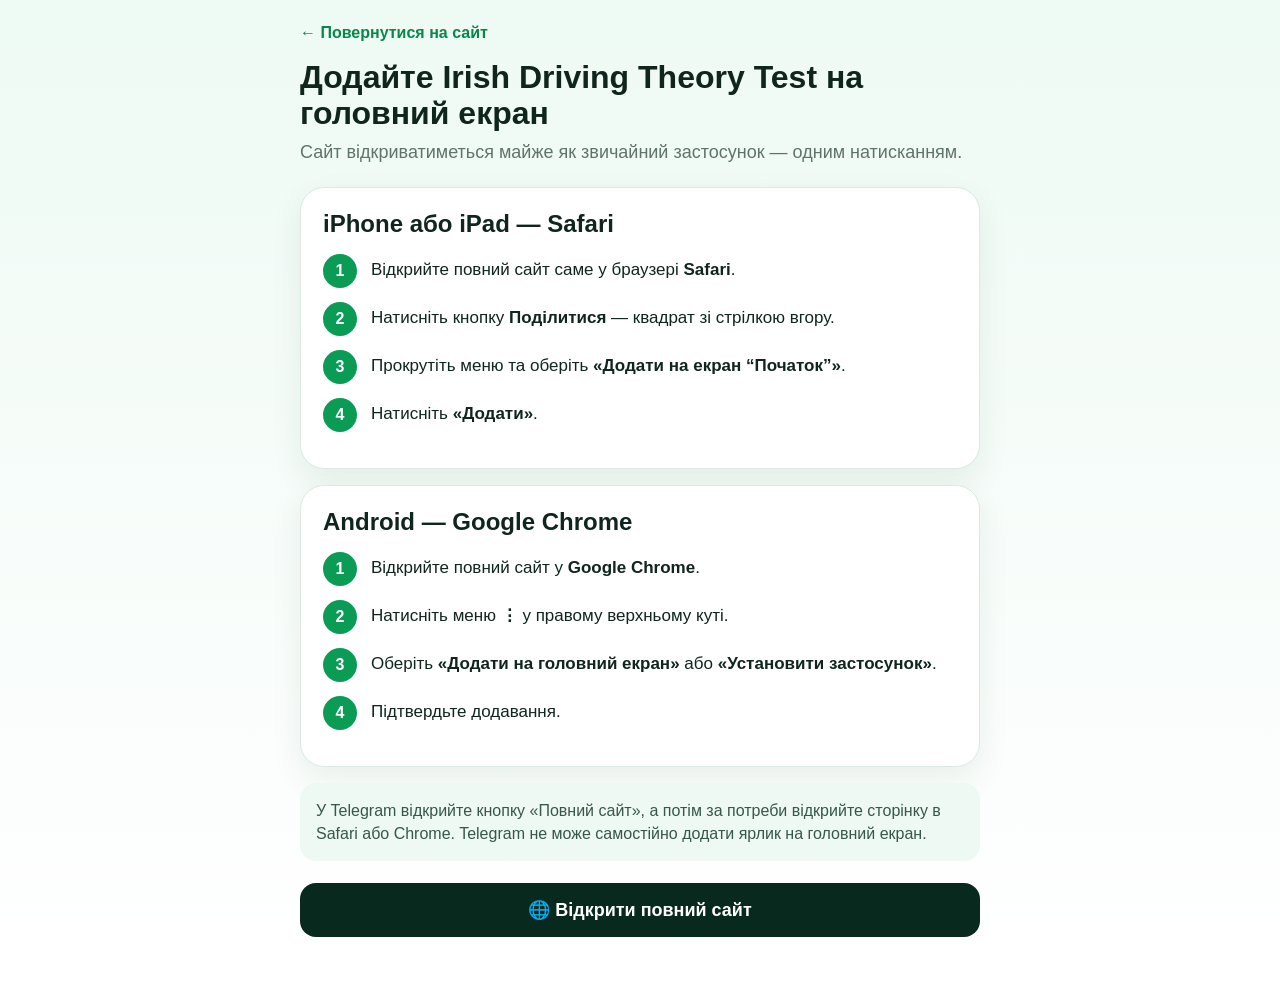
<file: install.html>
<!doctype html>
<html lang="uk">
<head>
  <meta charset="utf-8">
  <meta name="viewport" content="width=device-width,initial-scale=1,viewport-fit=cover">
  <meta name="theme-color" content="#f4fbf7">
  <title>Як додати застосунок на головний екран</title>
  <style>
    :root{font-family:-apple-system,BlinkMacSystemFont,"Segoe UI",sans-serif;color:#10251d;background:#f4fbf7}
    *{box-sizing:border-box} body{margin:0;padding:24px 16px 48px;background:linear-gradient(180deg,#eefaf4,#fff)}
    main{max-width:680px;margin:0 auto}.back{display:inline-block;margin-bottom:18px;color:#078748;text-decoration:none;font-weight:700}
    h1{font-size:32px;line-height:1.12;margin:0 0 10px}.lead{font-size:18px;color:#60736b;margin:0 0 24px}
    .card{background:#fff;border:1px solid #dceae3;border-radius:24px;padding:22px;margin:16px 0;box-shadow:0 12px 32px rgba(19,68,44,.08)}
    h2{margin:0 0 16px;font-size:24px}.step{display:flex;gap:14px;margin:14px 0;align-items:flex-start}.num{width:34px;height:34px;flex:0 0 34px;border-radius:50%;display:grid;place-items:center;background:#0a9b55;color:#fff;font-weight:800}.step p{margin:4px 0 0;font-size:17px;line-height:1.42}
    .note{padding:16px;border-radius:16px;background:#eef9f3;color:#37574a;line-height:1.45}
    .open{display:block;margin-top:22px;padding:16px 20px;border-radius:16px;background:#08291d;color:#fff;text-align:center;text-decoration:none;font-weight:800;font-size:18px}
  </style>
</head>
<body>
<main>
  <a class="back" href="/">← Повернутися на сайт</a>
  <h1>Додайте Irish Driving Theory Test на головний екран</h1>
  <p class="lead">Сайт відкриватиметься майже як звичайний застосунок — одним натисканням.</p>

  <section class="card">
    <h2>iPhone або iPad — Safari</h2>
    <div class="step"><span class="num">1</span><p>Відкрийте повний сайт саме у браузері <strong>Safari</strong>.</p></div>
    <div class="step"><span class="num">2</span><p>Натисніть кнопку <strong>Поділитися</strong> — квадрат зі стрілкою вгору.</p></div>
    <div class="step"><span class="num">3</span><p>Прокрутіть меню та оберіть <strong>«Додати на екран “Початок”»</strong>.</p></div>
    <div class="step"><span class="num">4</span><p>Натисніть <strong>«Додати»</strong>.</p></div>
  </section>

  <section class="card">
    <h2>Android — Google Chrome</h2>
    <div class="step"><span class="num">1</span><p>Відкрийте повний сайт у <strong>Google Chrome</strong>.</p></div>
    <div class="step"><span class="num">2</span><p>Натисніть меню <strong>⋮</strong> у правому верхньому куті.</p></div>
    <div class="step"><span class="num">3</span><p>Оберіть <strong>«Додати на головний екран»</strong> або <strong>«Установити застосунок»</strong>.</p></div>
    <div class="step"><span class="num">4</span><p>Підтвердьте додавання.</p></div>
  </section>

  <p class="note">У Telegram відкрийте кнопку «Повний сайт», а потім за потреби відкрийте сторінку в Safari або Chrome. Telegram не може самостійно додати ярлик на головний екран.</p>
  <a class="open" href="/">🌐 Відкрити повний сайт</a>
</main>
</body>
</html>
</file>
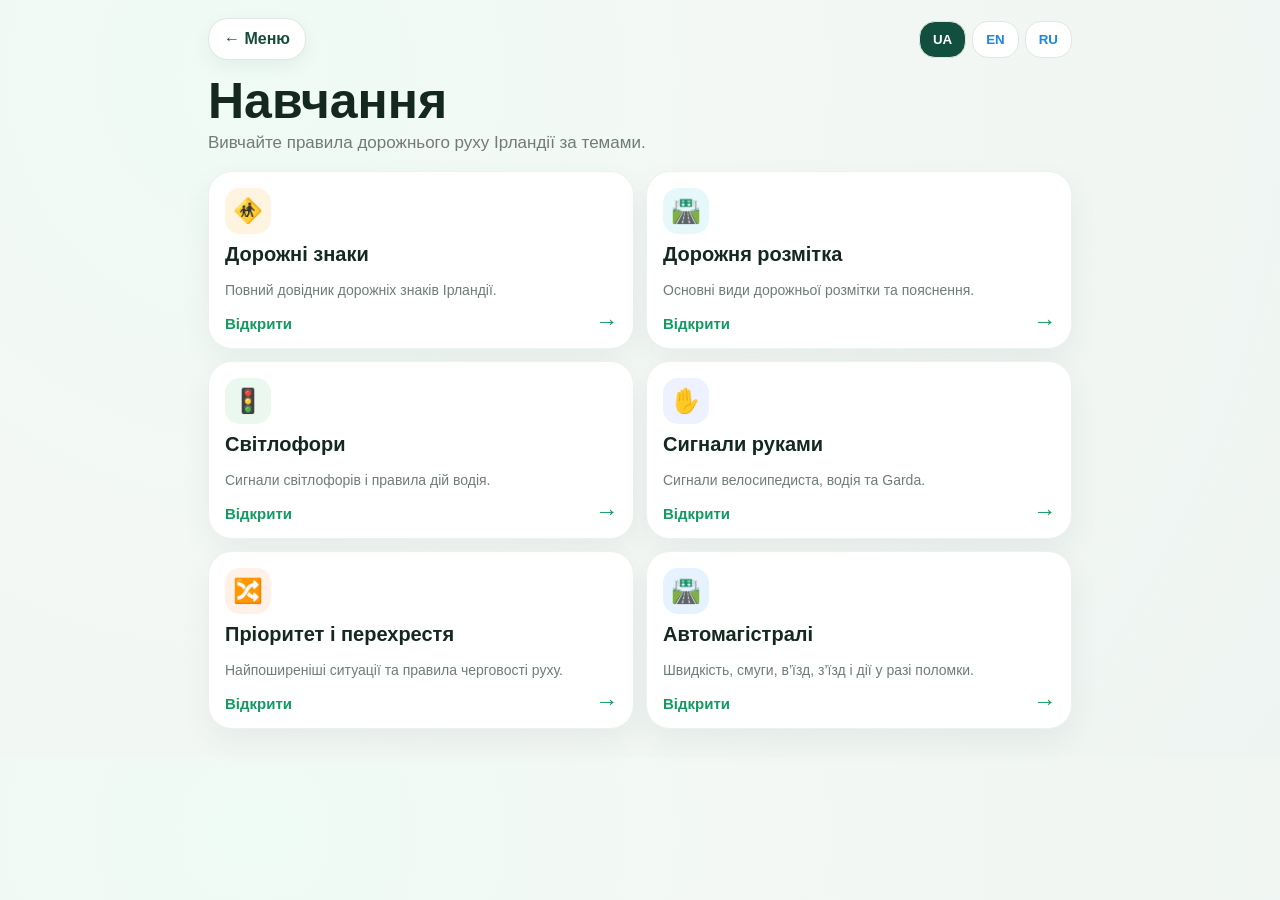
<file: learning.html>
<!doctype html>
<html lang="uk">
<head>
<meta charset="utf-8">
<meta name="viewport" content="width=device-width,initial-scale=1,viewport-fit=cover">
<meta name="theme-color" content="#f4f8f5">
<title>Навчання — Irish Driving Theory Test</title>
<style>
:root{--bg:#f4f8f5;--card:#fff;--text:#14281f;--muted:#6f7d77;--green:#0f6847;--line:#dfe8e3;--blue:#1687ef}
*{box-sizing:border-box}
body{margin:0;background:radial-gradient(circle at 20% 10%,#effbf5 0,#f4f8f5 42%,#eef4f1 100%);font-family:-apple-system,BlinkMacSystemFont,"SF Pro Display","Segoe UI",sans-serif;color:var(--text)}
.page{max-width:900px;margin:auto;padding:calc(18px + env(safe-area-inset-top)) 18px calc(28px + env(safe-area-inset-bottom))}
.top{display:flex;align-items:center;justify-content:space-between;gap:12px;margin-bottom:16px}
.back{border:1px solid var(--line);background:#fff;border-radius:20px;padding:11px 15px;font-size:16px;font-weight:800;color:#164c3a;text-decoration:none;box-shadow:0 6px 18px #183b2810}
.langs{display:flex;gap:6px}.lang{border:1px solid var(--line);background:white;border-radius:16px;padding:10px 13px;font-weight:800;color:#1687ef}.lang.active{background:#124f3e;color:#fff}
h1{font-size:clamp(32px,7vw,50px);line-height:1.02;margin:4px 0 6px}.lead{font-size:17px;color:var(--muted);margin:0 0 18px}
.grid{display:grid;grid-template-columns:repeat(2,minmax(0,1fr));gap:12px}
.card{position:relative;display:grid;grid-template-columns:1fr;grid-template-rows:auto auto 1fr auto;min-height:178px;padding:16px;border-radius:24px;background:var(--card);border:1px solid #edf1ef;text-decoration:none;color:inherit;box-shadow:0 12px 30px #183b2810;transition:.18s transform}
.card:active{transform:scale(.98)}
.icon{grid-column:1;grid-row:1;width:46px;height:46px;border-radius:15px;display:grid;place-items:center;font-size:24px;margin:0}
.signs .icon{background:#fff4df}.markings .icon{background:#e7f8fb}.lights .icon{background:#eaf8ef}.hand .icon{background:#eef1ff}.priority .icon{background:#fff0e8}.motorways .icon{background:#e6f2ff}
.card h2{grid-column:1;grid-row:2;font-size:20px;line-height:1.08;margin:10px 0 5px;overflow-wrap:normal;word-break:normal;hyphens:none}
.card p{grid-column:1 / -1;grid-row:3;font-size:14px;line-height:1.32;color:var(--muted);margin:10px 0 12px;display:-webkit-box;-webkit-line-clamp:2;-webkit-box-orient:vertical;overflow:hidden}
.open{grid-column:1 / -1;grid-row:4;color:#129a62;font-size:15px;font-weight:900;padding-right:30px}
.arrow{position:absolute;right:15px;bottom:13px;font-size:23px;color:#129a62}
@media(max-width:560px){
  .page{padding-left:14px;padding-right:14px}
  .top{margin-bottom:14px}.back{padding:10px 13px}.lang{padding:9px 11px}
  .grid{gap:10px}
  .card{grid-template-columns:1fr;min-height:164px;padding:13px;border-radius:21px}
  .icon{width:42px;height:42px;border-radius:14px;font-size:22px}
  .card h2{font-size:17px;line-height:1.08;margin-top:9px}
  .card p{font-size:13px;line-height:1.28;margin:8px 0 10px}
  .open{font-size:14px}.arrow{font-size:21px;right:13px;bottom:11px}
}
@media(max-width:390px){
  .card{min-height:156px;padding:12px;grid-template-columns:1fr}
  .icon{width:38px;height:38px;font-size:20px;border-radius:12px}
  .card h2{font-size:15.5px;line-height:1.1}
  .card p{font-size:12.5px;-webkit-line-clamp:2}
}
</style>
</head>
<body>
<main class="page">
<div class="top"><a class="back" href="index.html">← <span data-k="menu">Меню</span></a><div class="langs"><button class="lang active" data-lang="ua">UA</button><button class="lang" data-lang="en">EN</button><button class="lang" data-lang="ru">RU</button></div></div>
<h1 data-k="title">Навчання</h1><p class="lead" data-k="lead">Вивчайте правила дорожнього руху Ірландії за темами.</p>
<section class="grid">
<a class="card signs" href="road-signs.html"><span class="icon">🚸</span><h2 data-k="signs">Дорожні знаки</h2><p data-k="signsText">Повний довідник дорожніх знаків Ірландії.</p><span class="open" data-k="open">Відкрити</span><span class="arrow">→</span></a>
<a class="card markings" href="road-markings.html"><span class="icon">🛣️</span><h2 data-k="markings">Дорожня розмітка</h2><p data-k="markingsText">Основні види дорожньої розмітки та пояснення.</p><span class="open" data-k="open">Відкрити</span><span class="arrow">→</span></a>
<a class="card lights" href="traffic-lights.html"><span class="icon">🚦</span><h2 data-k="lights">Світлофори</h2><p data-k="lightsText">Сигнали світлофорів і правила дій водія.</p><span class="open" data-k="open">Відкрити</span><span class="arrow">→</span></a>
<a class="card hand" href="hand-signals.html"><span class="icon">✋</span><h2 data-k="hands">Сигнали руками</h2><p data-k="handsText">Сигнали велосипедиста, водія та Garda.</p><span class="open" data-k="open">Відкрити</span><span class="arrow">→</span></a>

<a class="card priority" href="priority-intersections.html"><span class="icon">🔀</span><h2 data-k="priority">Пріоритет і перехрестя</h2><p data-k="priorityText">Найпоширеніші ситуації та правила черговості руху.</p><span class="open" data-k="open">Відкрити</span><span class="arrow">→</span></a>

<a class="card motorways" href="motorways.html"><span class="icon">🛣️</span><h2 data-k="motorways">Автомагістралі</h2><p data-k="motorwaysText">Швидкість, смуги, в’їзд, з’їзд і дії у разі поломки.</p><span class="open" data-k="open">Відкрити</span><span class="arrow">→</span></a>
</section>
</main>
<script>
const T={ua:{menu:'Меню',title:'Навчання',lead:'Вивчайте правила дорожнього руху Ірландії за темами.',signs:'Дорожні знаки',signsText:'Повний довідник дорожніх знаків Ірландії.',markings:'Дорожня розмітка',markingsText:'Основні види дорожньої розмітки та пояснення.',lights:'Світлофори',lightsText:'Сигнали світлофорів і правила дій водія.',hands:'Сигнали руками',handsText:'Сигнали велосипедиста, водія та Garda.',priority:'Пріоритет і перехрестя',priorityText:'Найпоширеніші ситуації та правила черговості руху.',motorways:'Автомагістралі',motorwaysText:'Швидкість, смуги, в’їзд, з’їзд і дії у разі поломки.',open:'Відкрити'},en:{menu:'Menu',title:'Learning',lead:'Study Irish road rules by topic.',signs:'Road signs',signsText:'A complete guide to Irish road signs.',markings:'Road markings',markingsText:'Key Irish road markings and explanations.',lights:'Traffic lights',lightsText:'Traffic light signals and driver actions.',hands:'Hand signals',handsText:'Cyclist, driver and Garda hand signals.',priority:'Priority and junctions',priorityText:'Common situations and rules of right of way.',motorways:'Motorways',motorwaysText:'Speed, lanes, joining, exits and breakdown procedures.',open:'Open'},ru:{menu:'Меню',title:'Обучение',lead:'Изучайте правила дорожного движения Ирландии по темам.',signs:'Дорожные знаки',signsText:'Полный справочник дорожных знаков Ирландии.',markings:'Дорожная разметка',markingsText:'Основные виды разметки и объяснения.',lights:'Светофоры',lightsText:'Сигналы светофора и действия водителя.',hands:'Сигналы руками',handsText:'Сигналы велосипедиста, водителя и Garda.',priority:'Приоритет и перекрёстки',priorityText:'Распространённые ситуации и правила очередности движения.',motorways:'Автомагистрали',motorwaysText:'Скорость, полосы, въезд, съезд и действия при поломке.',open:'Открыть'}};
document.querySelectorAll('.lang').forEach(b=>b.addEventListener('click',()=>{document.querySelectorAll('.lang').forEach(x=>x.classList.toggle('active',x===b));document.querySelectorAll('[data-k]').forEach(el=>el.textContent=T[b.dataset.lang][el.dataset.k]);document.documentElement.lang=b.dataset.lang==='ua'?'uk':b.dataset.lang;}));
</script>
</body></html>
</file>
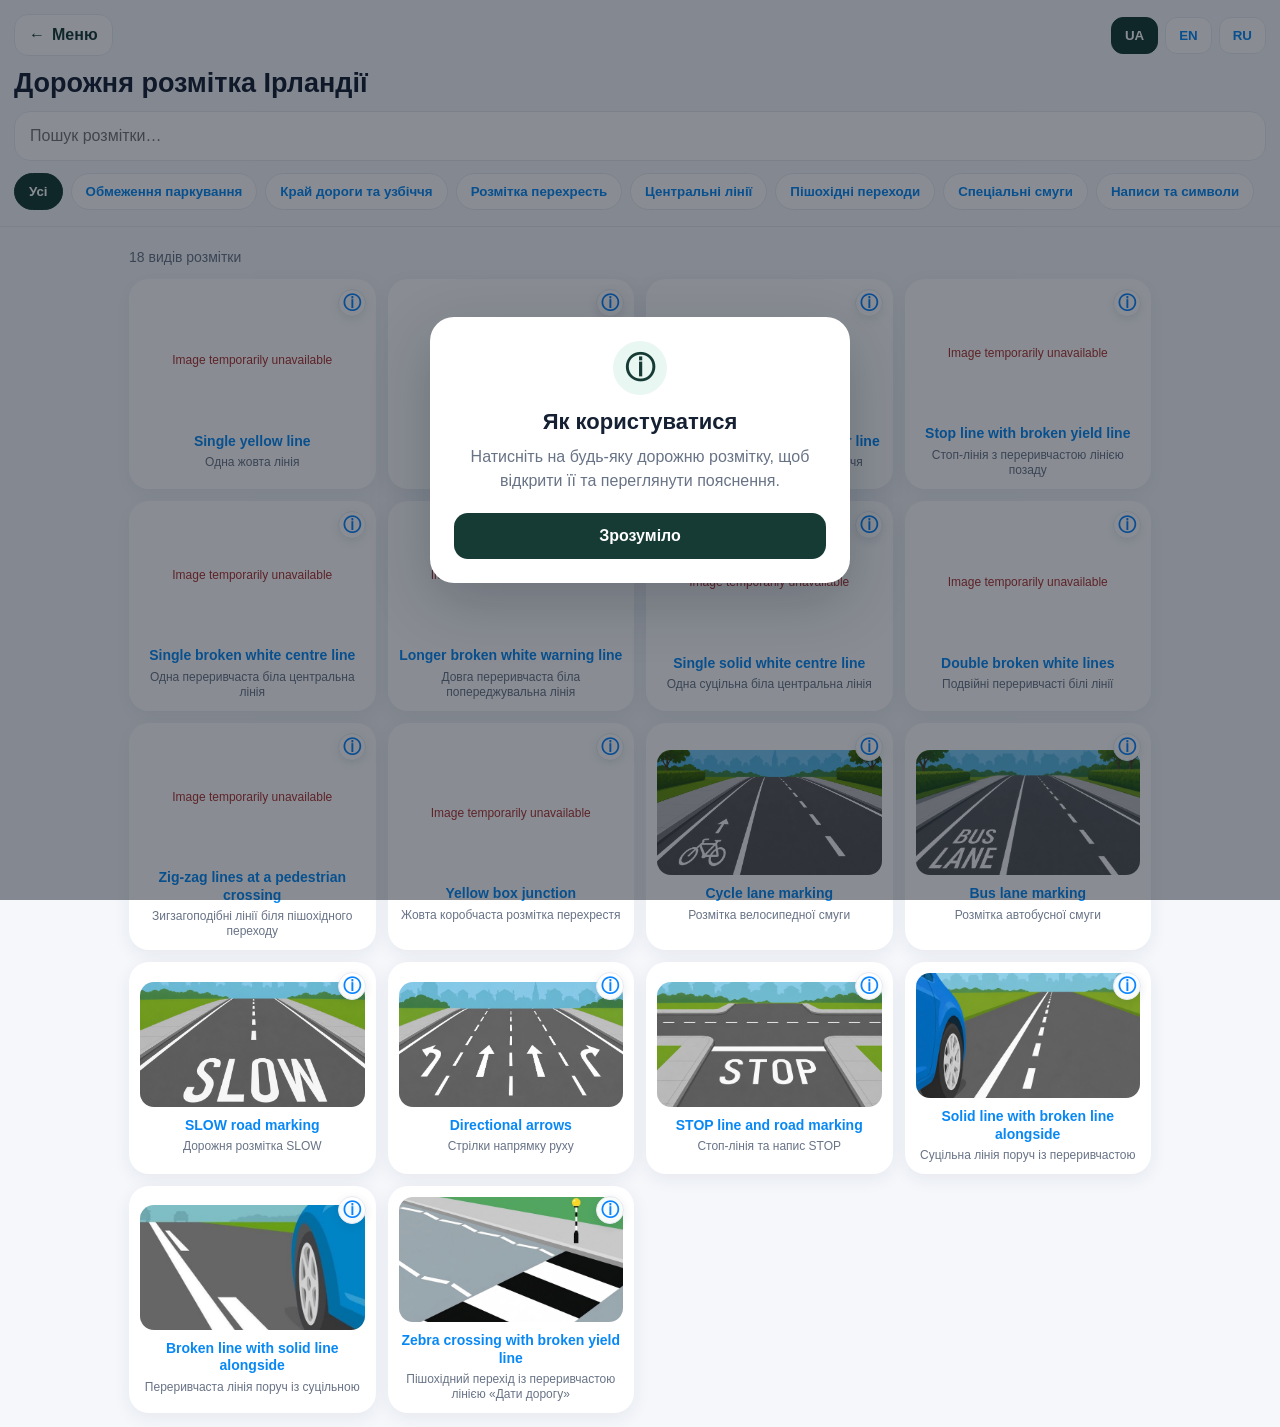
<file: road-markings.html>
<!doctype html><html lang="uk"><head><meta charset="utf-8"><meta name="viewport" content="width=device-width,initial-scale=1,viewport-fit=cover"><title>Irish Road Markings</title><style>
:root{--bg:#f5f7fb;--card:#fff;--text:#152033;--muted:#687386;--accent:#153b34;--blue:#0788f5;--line:#e5e9f0}*{box-sizing:border-box}body{margin:0;font-family:Inter,Arial,sans-serif;background:var(--bg);color:var(--text)}body.no-scroll{overflow:hidden}header{position:sticky;top:0;z-index:5;background:rgba(245,247,251,.97);backdrop-filter:blur(12px);padding:14px;border-bottom:1px solid var(--line)}.toprow{display:flex;align-items:center;justify-content:space-between;gap:10px}.backmenu{display:inline-flex;align-items:center;gap:7px;text-decoration:none;color:var(--accent);background:#fff;border:1px solid var(--line);border-radius:14px;padding:11px 14px;font-weight:800}.langbar{display:flex;gap:7px}.langbtn{border:1px solid var(--line);background:#fff;border-radius:12px;padding:10px 13px;font-weight:800;color:var(--blue)}.langbtn.active{background:var(--accent);color:#fff;border-color:var(--accent)}h1{font-size:27px;margin:12px 0}.search{width:100%;padding:15px;border:1px solid var(--line);border-radius:16px;font-size:16px;background:#fff}.chips{display:flex;gap:8px;overflow:auto;padding:12px 0 2px;scrollbar-width:none}.chip{white-space:nowrap;border:1px solid var(--line);background:#fff;color:var(--blue);border-radius:999px;padding:10px 14px;font-weight:800}.chip.active{background:var(--accent);color:#fff;border-color:var(--accent)}main{padding:14px;max-width:1050px;margin:auto}.count{font-size:14px;color:var(--muted);margin:8px 0 14px}.grid{display:grid;grid-template-columns:repeat(2,minmax(0,1fr));gap:12px}.card{border:0;background:var(--card);border-radius:20px;padding:11px;box-shadow:0 5px 18px rgba(24,39,75,.07);min-height:210px;display:flex;flex-direction:column;align-items:center;justify-content:center;cursor:pointer}.pic{height:125px;width:100%;display:flex;align-items:center;justify-content:center;overflow:hidden;border-radius:14px}.pic img{width:100%;height:100%;object-fit:cover}.title{font-size:14px;font-weight:900;text-align:center;line-height:1.25;margin-top:10px;color:var(--blue)}.translation{font-size:12px;color:var(--muted);text-align:center;line-height:1.25;margin-top:5px}.overlay{position:fixed;inset:0;background:rgba(9,18,30,.48);z-index:20;display:none;align-items:flex-end}.overlay.open{display:flex}.sheet{position:relative;background:#fff;width:100%;max-height:92vh;border-radius:24px 24px 0 0;padding:18px;overflow:auto}.handle{width:44px;height:5px;background:#d7dce5;border-radius:4px;margin:0 auto 16px}.close{position:absolute;right:16px;top:14px;border:0;background:#eef1f5;width:40px;height:40px;border-radius:50%;font-size:24px;cursor:pointer}.heroimg{height:230px;display:flex;align-items:center;justify-content:center;margin-top:20px}.heroimg img{max-width:100%;max-height:220px;border-radius:16px;object-fit:contain}.badge{display:inline-block;background:#e8f7f1;color:#08734d;padding:7px 10px;border-radius:999px;font-size:12px;font-weight:800}.detail-title{font-size:23px;margin:14px 0 5px}.detail-translation{font-size:17px;color:var(--muted);font-weight:700}.info{background:#f7f9fc;padding:14px;border-radius:16px;margin:12px 0;line-height:1.5}.nav{display:flex;gap:10px}.nav button{flex:1;padding:13px;border:0;border-radius:14px;font-weight:800}.broken{font-size:12px;color:#a33;text-align:center}@media(min-width:700px){.grid{grid-template-columns:repeat(4,1fr)}.overlay{align-items:center;justify-content:center}.sheet{max-width:580px;border-radius:24px}}

.card{position:relative;transition:transform .15s ease,box-shadow .15s ease}.card:active{transform:scale(.98)}.card-info{position:absolute;top:10px;right:10px;width:28px;height:28px;border-radius:50%;display:flex;align-items:center;justify-content:center;background:rgba(255,255,255,.96);border:1px solid var(--line);box-shadow:0 3px 10px rgba(24,39,75,.10);font-size:18px;font-weight:800;color:#0b84ff;line-height:1;pointer-events:none}.intro-overlay{position:fixed;inset:0;background:rgba(9,18,30,.48);z-index:50;display:none;align-items:center;justify-content:center;padding:22px}.intro-overlay.open{display:flex}.intro-box{width:min(100%,420px);background:#fff;border-radius:24px;padding:24px;box-shadow:0 20px 60px rgba(9,18,30,.22);text-align:center}.intro-icon{width:54px;height:54px;border-radius:50%;display:flex;align-items:center;justify-content:center;margin:0 auto 14px;background:#e8f7f1;color:#153b34;font-size:30px;font-weight:800}.intro-box h3{margin:0 0 10px;font-size:22px}.intro-box p{margin:0 0 20px;color:var(--muted);line-height:1.5;font-size:16px}.intro-ok{width:100%;border:0;border-radius:14px;padding:14px;background:#153b34;color:#fff;font-size:16px;font-weight:800;cursor:pointer}
</style></head><body><header><div class="toprow"><a class="backmenu" href="learning.html">← <span id="menuText">Меню</span></a><div class="langbar"><button class="langbtn" data-lang="uk">UA</button><button class="langbtn" data-lang="en">EN</button><button class="langbtn" data-lang="ru">RU</button></div></div><h1 id="pageTitle"></h1><input id="q" class="search"><div id="chips" class="chips"></div></header><main><div id="count" class="count"></div><div id="grid" class="grid"></div></main><div id="introOverlay" class="intro-overlay" role="dialog" aria-modal="true" aria-labelledby="introTitle"><div class="intro-box"><div class="intro-icon">ⓘ</div><h3 id="introTitle"></h3><p id="introText"></p><button id="introOk" class="intro-ok" type="button"></button></div></div><div id="overlay" class="overlay"><div class="sheet"><div class="handle"></div><button id="close" class="close" aria-label="Close">×</button><div id="detail"></div></div></div><script>
const DATA=[{"id":1,"category":"Parking restrictions","title":"Single yellow line","image":"https://static.aviva.io/content/dam/aviva-public/ie/articles/car/1%20-%20irish-road-markings-single-yellow-lines.jpg","uk":"Одна жовта лінія","ru":"Одна жёлтая линия","en_desc":"Parking is prohibited during the times shown on a nearby information sign.","uk_desc":"Паркування заборонене у години, зазначені на найближчому інформаційному знаку.","ru_desc":"Парковка запрещена в часы, указанные на ближайшем информационном знаке."},{"id":2,"category":"Parking restrictions","title":"Double yellow lines","image":"https://static.aviva.io/content/dam/aviva-public/ie/articles/car/2%20-%20irish-road-markings-double-yellow-lines.jpg","uk":"Подвійні жовті лінії","ru":"Двойные жёлтые линии","en_desc":"Parking is prohibited at all times, including Sundays and bank holidays.","uk_desc":"Паркування заборонене в будь-який час, включно з неділями та святковими днями.","ru_desc":"Парковка запрещена в любое время, включая воскресенья и праздничные дни."},{"id":3,"category":"Road edge markings","title":"Broken yellow hard-shoulder line","image":"https://static.aviva.io/content/dam/aviva-public/ie/articles/car/3%20-%20irish-road-markings-single-broken-yellow-line-along-the-left-hand-side-of-the-road.jpg","uk":"Переривчаста жовта лінія узбіччя","ru":"Прерывистая жёлтая линия обочины","en_desc":"Marks the edge of the carriageway and the hard shoulder. Do not normally drive in the hard shoulder.","uk_desc":"Позначає край проїзної частини та узбіччя. Зазвичай рухатися узбіччям не можна.","ru_desc":"Обозначает край проезжей части и обочину. Обычно двигаться по обочине нельзя."},{"id":4,"category":"Junction markings","title":"Stop line with broken yield line","image":"https://static.aviva.io/content/dam/aviva-public/ie/articles/car/4%20-%20irish-road-markings-solid-line-junction-with-broken-line-behind-it.jpg","uk":"Стоп-лінія з переривчастою лінією позаду","ru":"Стоп-линия с прерывистой линией позади","en_desc":"Stop at the solid line when required. The broken line marks the point where traffic must yield.","uk_desc":"Зупиніться перед суцільною лінією, коли це потрібно. Переривчаста лінія позначає місце, де необхідно дати дорогу.","ru_desc":"Остановитесь перед сплошной линией, когда это требуется. Прерывистая линия обозначает место, где нужно уступить дорогу."},{"id":5,"category":"Centre lines","title":"Single broken white centre line","image":"https://static.aviva.io/content/dam/aviva-public/ie/articles/car/5%20-%20irish-road-markeings-single-broken-white-lines-along-the-centre-of-the-road.jpg","uk":"Одна переривчаста біла центральна лінія","ru":"Одна прерывистая белая центральная линия","en_desc":"Separates traffic travelling in opposite directions. Cross it only when it is safe and permitted.","uk_desc":"Розділяє транспортні потоки протилежних напрямків. Перетинайте її лише тоді, коли це дозволено й безпечно.","ru_desc":"Разделяет транспортные потоки встречных направлений. Пересекайте её только когда это разрешено и безопасно."},{"id":6,"category":"Centre lines","title":"Longer broken white warning line","image":"https://static.aviva.io/content/dam/aviva-public/ie/articles/car/6%20-%20irish-road-markings-single-longer-broken-white-lines-with-shorter-gaps-between-the-lines.jpg","uk":"Довга переривчаста біла попереджувальна лінія","ru":"Длинная прерывистая белая предупреждающая линия","en_desc":"Longer lines with shorter gaps warn of a hazard or a solid line ahead. Take extra care.","uk_desc":"Довші штрихи з коротшими проміжками попереджають про небезпеку або суцільну лінію попереду. Будьте особливо уважні.","ru_desc":"Более длинные штрихи с короткими промежутками предупреждают об опасности или сплошной линии впереди. Будьте особенно внимательны."},{"id":7,"category":"Centre lines","title":"Single solid white centre line","image":"https://static.aviva.io/content/dam/aviva-public/ie/articles/car/7%20-%20irish-road-markings-single-solid-white-line.jpg","uk":"Одна суцільна біла центральна лінія","ru":"Одна сплошная белая центральная линия","en_desc":"Do not overtake or make a U-turn. Keep left unless there is an emergency or you need access.","uk_desc":"Не обганяйте та не виконуйте розворот. Тримайтеся ліворуч, крім надзвичайної ситуації або необхідності доступу.","ru_desc":"Не обгоняйте и не выполняйте разворот. Держитесь слева, кроме экстренной ситуации или необходимости доступа."},{"id":8,"category":"Centre lines","title":"Double broken white lines","image":"https://static.aviva.io/content/dam/aviva-public/ie/articles/car/8%20-%20irish-road-markings-double-broken-white-lines.jpg","uk":"Подвійні переривчасті білі лінії","ru":"Двойные прерывистые белые линии","en_desc":"Warn that a solid white line is ahead. Complete any manoeuvre safely before reaching it.","uk_desc":"Попереджають, що попереду починається суцільна біла лінія. Завершіть маневр безпечно до неї.","ru_desc":"Предупреждают, что впереди начинается сплошная белая линия. Завершите манёвр безопасно до неё."},{"id":9,"category":"Crossing markings","title":"Zig-zag lines at a pedestrian crossing","image":"https://static.aviva.io/content/dam/aviva-public/ie/articles/car/9%20-%20irish-road-markings-white-lines-that-run-in-zig-zags.jpg","uk":"Зигзагоподібні лінії біля пішохідного переходу","ru":"Зигзагообразные линии у пешеходного перехода","en_desc":"You are approaching a pedestrian crossing. Do not park here and do not overtake the leading vehicle.","uk_desc":"Ви наближаєтеся до пішохідного переходу. Тут не можна паркуватися та обганяти транспортний засіб попереду.","ru_desc":"Вы приближаетесь к пешеходному переходу. Здесь нельзя парковаться и обгонять движущееся впереди транспортное средство."},{"id":10,"category":"Junction markings","title":"Yellow box junction","image":"https://static.aviva.io/content/dam/aviva-public/ie/articles/car/10%20-%20irish-road-markings-yellow-diagonal-box-in-the-centre-of-the-road.jpg","uk":"Жовта коробчаста розмітка перехрестя","ru":"Жёлтая коробчатая разметка перекрёстка","en_desc":"Do not enter unless your exit is clear. You may enter while turning right if it is safe and your exit is clear.","uk_desc":"Не в’їжджайте, якщо виїзд не вільний. Під час повороту праворуч можна в’їхати, якщо це безпечно та виїзд вільний.","ru_desc":"Не въезжайте, если выезд не свободен. При повороте направо можно въехать, если это безопасно и выезд свободен."},{"id":11,"category":"Special lane markings","title":"Cycle lane marking","image":"road-markings-assets/cycle-lane.jpg","uk":"Розмітка велосипедної смуги","ru":"Разметка велосипедной полосы","en_desc":"Marks a lane intended for cyclists. Other road users must keep out when the lane is reserved for cyclists.","uk_desc":"Позначає смугу, призначену для велосипедистів. Інші учасники руху не повинні заїжджати на неї, коли смуга зарезервована для велосипедистів.","ru_desc":"Обозначает полосу, предназначенную для велосипедистов. Другие участники движения не должны заезжать на неё, когда полоса зарезервирована для велосипедистов."},{"id":12,"category":"Special lane markings","title":"Bus lane marking","image":"road-markings-assets/bus-lane.jpg","uk":"Розмітка автобусної смуги","ru":"Разметка автобусной полосы","en_desc":"Marks a bus lane. Use is restricted according to the nearby signs and operating times.","uk_desc":"Позначає автобусну смугу. Користування нею обмежується відповідно до дорожніх знаків і зазначених годин дії.","ru_desc":"Обозначает автобусную полосу. Пользование ею ограничивается в соответствии с дорожными знаками и указанными часами действия."},{"id":13,"category":"Road text and symbols","title":"SLOW road marking","image":"road-markings-assets/slow-marking.jpg","uk":"Дорожня розмітка SLOW","ru":"Дорожная разметка SLOW","en_desc":"Warns drivers to reduce speed because of a hazard or changing road conditions ahead.","uk_desc":"Попереджає водія про необхідність знизити швидкість через небезпеку або зміну дорожніх умов попереду.","ru_desc":"Предупреждает водителя о необходимости снизить скорость из-за опасности или изменения дорожных условий впереди."},{"id":14,"category":"Road text and symbols","title":"Directional arrows","image":"road-markings-assets/directional-arrows.jpg","uk":"Стрілки напрямку руху","ru":"Стрелки направления движения","en_desc":"Show the direction permitted or required from each traffic lane.","uk_desc":"Показують дозволений або обов’язковий напрямок руху з кожної смуги.","ru_desc":"Показывают разрешённое или обязательное направление движения с каждой полосы."},{"id":15,"category":"Junction markings","title":"STOP line and road marking","image":"road-markings-assets/stop-marking.jpg","uk":"Стоп-лінія та напис STOP","ru":"Стоп-линия и надпись STOP","en_desc":"You must stop before the solid white line and proceed only when it is safe.","uk_desc":"Необхідно зупинитися перед суцільною білою лінією та продовжити рух лише тоді, коли це безпечно.","ru_desc":"Необходимо остановиться перед сплошной белой линией и продолжить движение только тогда, когда это безопасно."},{"id":16,"category":"Centre lines","title":"Solid line with broken line alongside","image":"road-markings-assets/solid-and-broken-lines.jpg","uk":"Суцільна лінія поруч із переривчастою","ru":"Сплошная линия рядом с прерывистой","en_desc":"Obey the line nearest to you. If the solid line is nearest, do not cross it except where the rules allow.","uk_desc":"Дотримуйтеся лінії, яка розташована ближче до вас. Якщо ближче суцільна лінія, не перетинайте її, крім випадків, дозволених правилами.","ru_desc":"Соблюдайте линию, расположенную ближе к вам. Если ближе сплошная линия, не пересекайте её, кроме случаев, разрешённых правилами."},{"id":17,"category":"Centre lines","title":"Broken line with solid line alongside","image":"road-markings-assets/broken-and-solid-lines.jpg","uk":"Переривчаста лінія поруч із суцільною","ru":"Прерывистая линия рядом со сплошной","en_desc":"Obey the line nearest to you. If the broken line is nearest, you may cross when it is safe and permitted.","uk_desc":"Дотримуйтеся лінії, яка розташована ближче до вас. Якщо ближче переривчаста лінія, її можна перетнути, коли це дозволено й безпечно.","ru_desc":"Соблюдайте линию, расположенную ближе к вам. Если ближе прерывистая линия, её можно пересечь, когда это разрешено и безопасно."},{"id":18,"category":"Crossing markings","title":"Zebra crossing with broken yield line","image":"road-markings-assets/zebra-crossing-yield-line.jpg","uk":"Пішохідний перехід із переривчастою лінією «Дати дорогу»","ru":"Пешеходный переход с прерывистой линией «Уступить дорогу»","en_desc":"Approach with care and yield to pedestrians on or entering the crossing. Do not stop on the crossing.","uk_desc":"Наближайтеся обережно та дайте дорогу пішоходам, які перебувають на переході або виходять на нього. Не зупиняйтеся на переході.","ru_desc":"Приближайтесь осторожно и уступите дорогу пешеходам, находящимся на переходе или выходящим на него. Не останавливайтесь на переходе."}];
const T={uk:{title:'Дорожня розмітка Ірландії',search:'Пошук розмітки…',menu:'Меню',all:'Усі',count:'видів розмітки',meaning:'Що означає',prev:'← Попередня',next:'Наступна →'},en:{title:'Irish Road Markings',search:'Search road marking…',menu:'Menu',all:'All',count:'road markings',meaning:'What it means',prev:'← Previous',next:'Next →'},ru:{title:'Дорожная разметка Ирландии',search:'Поиск разметки…',menu:'Меню',all:'Все',count:'видов разметки',meaning:'Что означает',prev:'← Предыдущая',next:'Следующая →'}};
const CAT={'Parking restrictions':{uk:'Обмеження паркування',en:'Parking restrictions',ru:'Ограничения парковки'},'Road edge markings':{uk:'Край дороги та узбіччя',en:'Road edge markings',ru:'Край дороги и обочина'},'Junction markings':{uk:'Розмітка перехресть',en:'Junction markings',ru:'Разметка перекрёстков'},'Centre lines':{uk:'Центральні лінії',en:'Centre lines',ru:'Центральные линии'},'Crossing markings':{uk:'Пішохідні переходи',en:'Crossing markings',ru:'Пешеходные переходы'},'Special lane markings':{uk:'Спеціальні смуги',en:'Special lane markings',ru:'Специальные полосы'},'Road text and symbols':{uk:'Написи та символи',en:'Road text and symbols',ru:'Надписи и символы'}};
let lang=localStorage.getItem('roadSignsLang')||'uk',cat='all',filtered=[],current=0;
const $=id=>document.getElementById(id);const cats=[...new Set(DATA.map(x=>x.category))];
function catName(c){return CAT[c]?.[lang]||c}function titleText(x){return lang==='uk'?x.uk:lang==='ru'?x.ru:x.title}function descText(x){return lang==='uk'?x.uk_desc:lang==='ru'?x.ru_desc:x.en_desc}
function proxyUrl(url){try{const u=new URL(url);return `https://images.weserv.nl/?url=${encodeURIComponent(u.host+u.pathname+u.search)}&w=900&output=webp`}catch(e){return url}}
function imageFail(img){if(!img.dataset.proxyTried){img.dataset.proxyTried='1';img.src=proxyUrl(img.dataset.original||img.src);return}img.parentElement.innerHTML='<div class="broken">Image temporarily unavailable</div>'}
function apply(){const t=T[lang];document.documentElement.lang=lang;$('pageTitle').textContent=t.title;$('q').placeholder=t.search;$('menuText').textContent=t.menu;document.querySelectorAll('.langbtn').forEach(b=>b.classList.toggle('active',b.dataset.lang===lang));renderChips();render()}
function renderChips(){$('chips').innerHTML=`<button class="chip ${cat==='all'?'active':''}" data-c="all">${T[lang].all}</button>`+cats.map(c=>`<button class="chip ${cat===c?'active':''}" data-c="${c}">${catName(c)}</button>`).join('');$('chips').querySelectorAll('button').forEach(b=>b.onclick=()=>{cat=b.dataset.c;renderChips();render()})}
function render(){const s=$('q').value.trim().toLowerCase();filtered=DATA.filter(x=>(cat==='all'||x.category===cat)&&(!s||x.title.toLowerCase().includes(s)||x.uk.toLowerCase().includes(s)||x.ru.toLowerCase().includes(s)||catName(x.category).toLowerCase().includes(s)));$('count').textContent=`${filtered.length} ${T[lang].count}`;$('grid').innerHTML=filtered.map((x,i)=>`<button class="card" data-i="${i}"><span class="card-info" aria-hidden="true">ⓘ</span><div class="pic"><img loading="lazy" data-original="${x.image}" src="${x.image}" alt="${x.title}" onerror="imageFail(this)"></div><div class="title">${x.title}</div><div class="translation">${lang==='en'?catName(x.category):titleText(x)}</div></button>`).join('');$('grid').querySelectorAll('.card').forEach(b=>b.onclick=()=>openCard(+b.dataset.i))}
function openCard(i){current=i;const x=filtered[i];$('detail').innerHTML=`<span class="badge">${catName(x.category)}</span><div class="heroimg"><img data-original="${x.image}" src="${x.image}" alt="${x.title}" onerror="imageFail(this)"></div><h2 class="detail-title">${x.title}</h2>${lang==='en'?'':`<div class="detail-translation">${titleText(x)}</div>`}<div class="info"><b>${T[lang].meaning}</b><br>${descText(x)}</div><div class="nav"><button id="prevBtn">${T[lang].prev}</button><button id="nextBtn">${T[lang].next}</button></div>`;$('prevBtn').onclick=()=>move(-1);$('nextBtn').onclick=()=>move(1);$('overlay').classList.add('open');document.body.classList.add('no-scroll')}
function move(d){if(filtered.length)openCard((current+d+filtered.length)%filtered.length)}function closeModal(){$('overlay').classList.remove('open');document.body.classList.remove('no-scroll')}

const INTRO_COPY={"uk":["Як користуватися","Натисніть на будь-яку дорожню розмітку, щоб відкрити її та переглянути пояснення.","Зрозуміло"],"en":["How to use","Tap any road marking to open it and view the explanation.","OK"],"ru":["Как пользоваться","Нажмите на любую дорожную разметку, чтобы открыть её и посмотреть объяснение.","Понятно"]};

function updateIntroLanguage(){if(!$('introOverlay').classList.contains('open'))return;const c=INTRO_COPY[lang]||INTRO_COPY.en;$('introTitle').textContent=c[0];$('introText').textContent=c[1];$('introOk').textContent=c[2]}
function showIntroIfNeeded(){if(localStorage.getItem('roadMarkingsIntroSeen')==='1')return;const c=INTRO_COPY[lang]||INTRO_COPY.en;$('introTitle').textContent=c[0];$('introText').textContent=c[1];$('introOk').textContent=c[2];$('introOverlay').classList.add('open');document.body.classList.add('no-scroll')}
function closeIntro(){localStorage.setItem('roadMarkingsIntroSeen','1');$('introOverlay').classList.remove('open');document.body.classList.remove('no-scroll')}
$('introOk').onclick=closeIntro;$('introOverlay').onclick=e=>{if(e.target===$('introOverlay'))closeIntro()};
$('q').oninput=render;$('close').onclick=closeModal;$('overlay').onclick=e=>{if(e.target===$('overlay'))closeModal()};document.addEventListener('keydown',e=>{if(e.key==='Escape')closeModal()});document.querySelectorAll('.langbtn').forEach(b=>b.onclick=()=>{lang=b.dataset.lang;localStorage.setItem('roadSignsLang',lang);apply();updateIntroLanguage()});apply();setTimeout(showIntroIfNeeded,180);
</script></body></html>
</file>
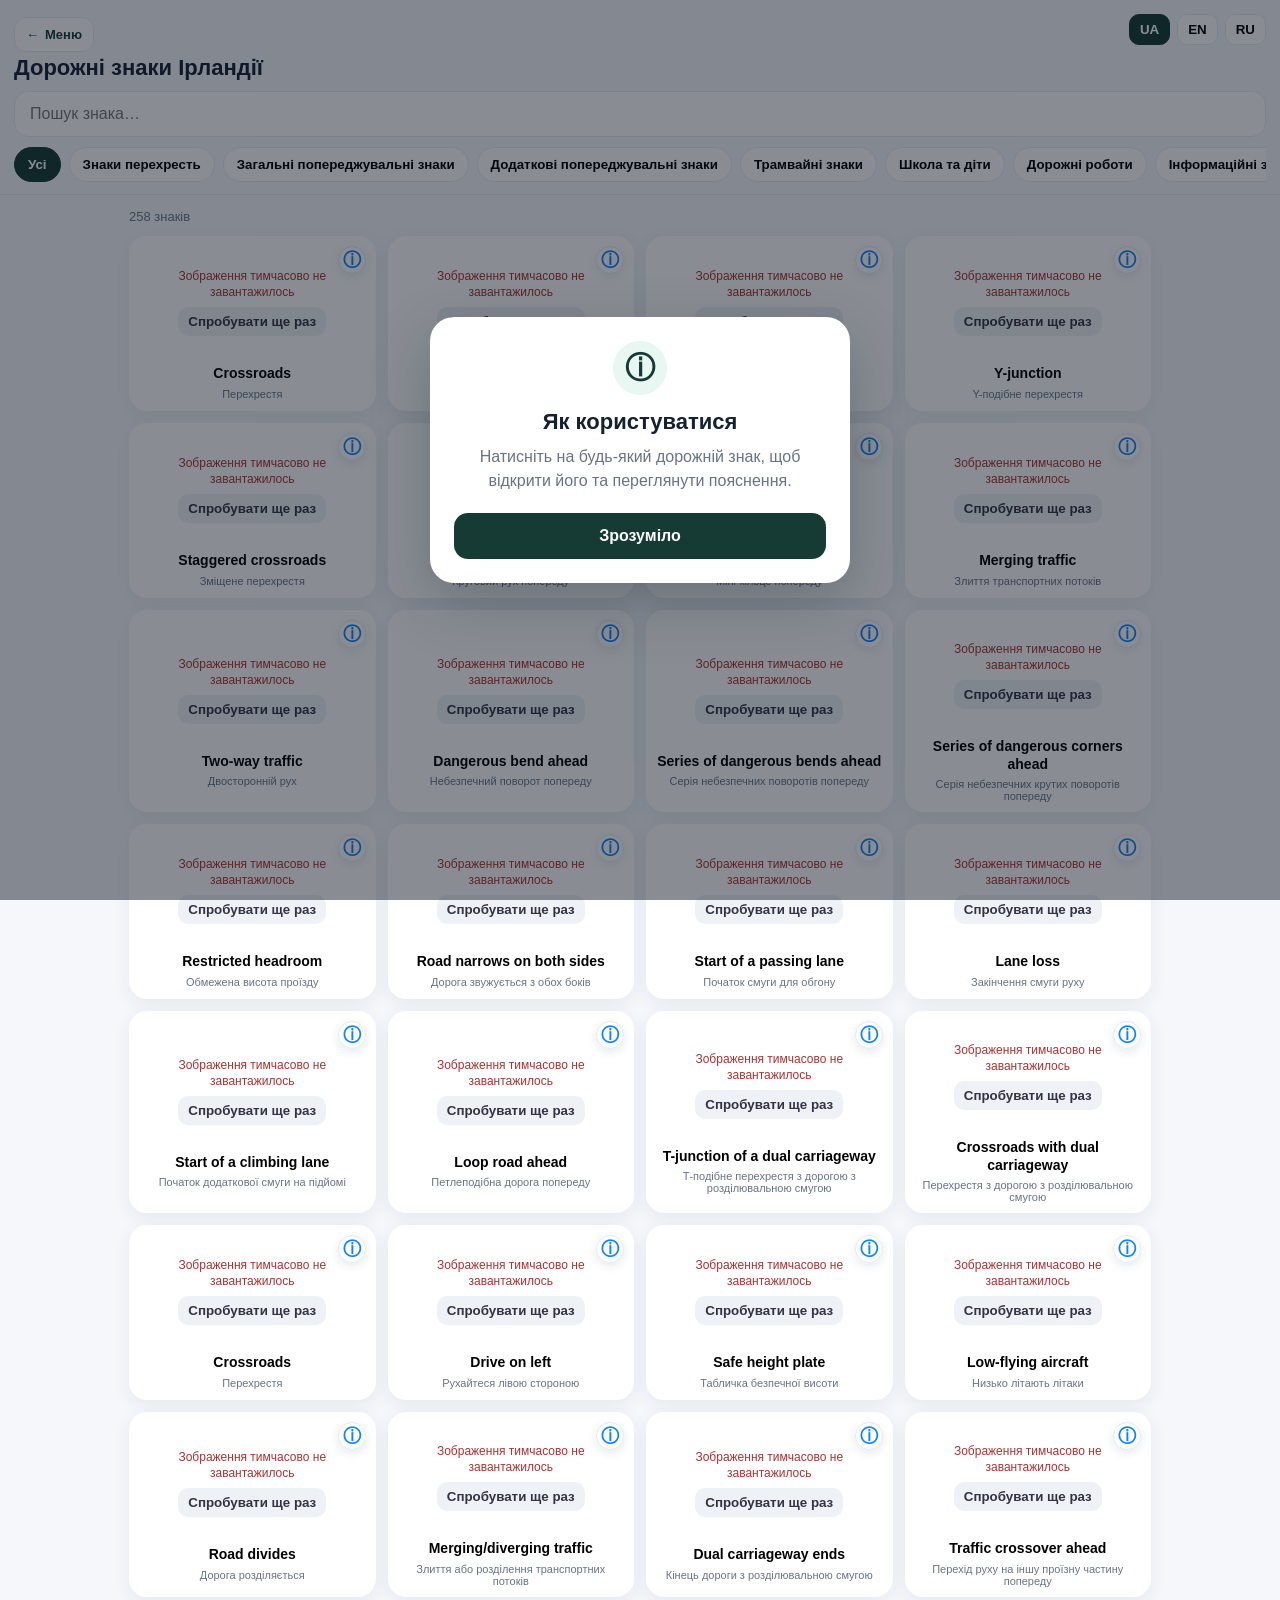
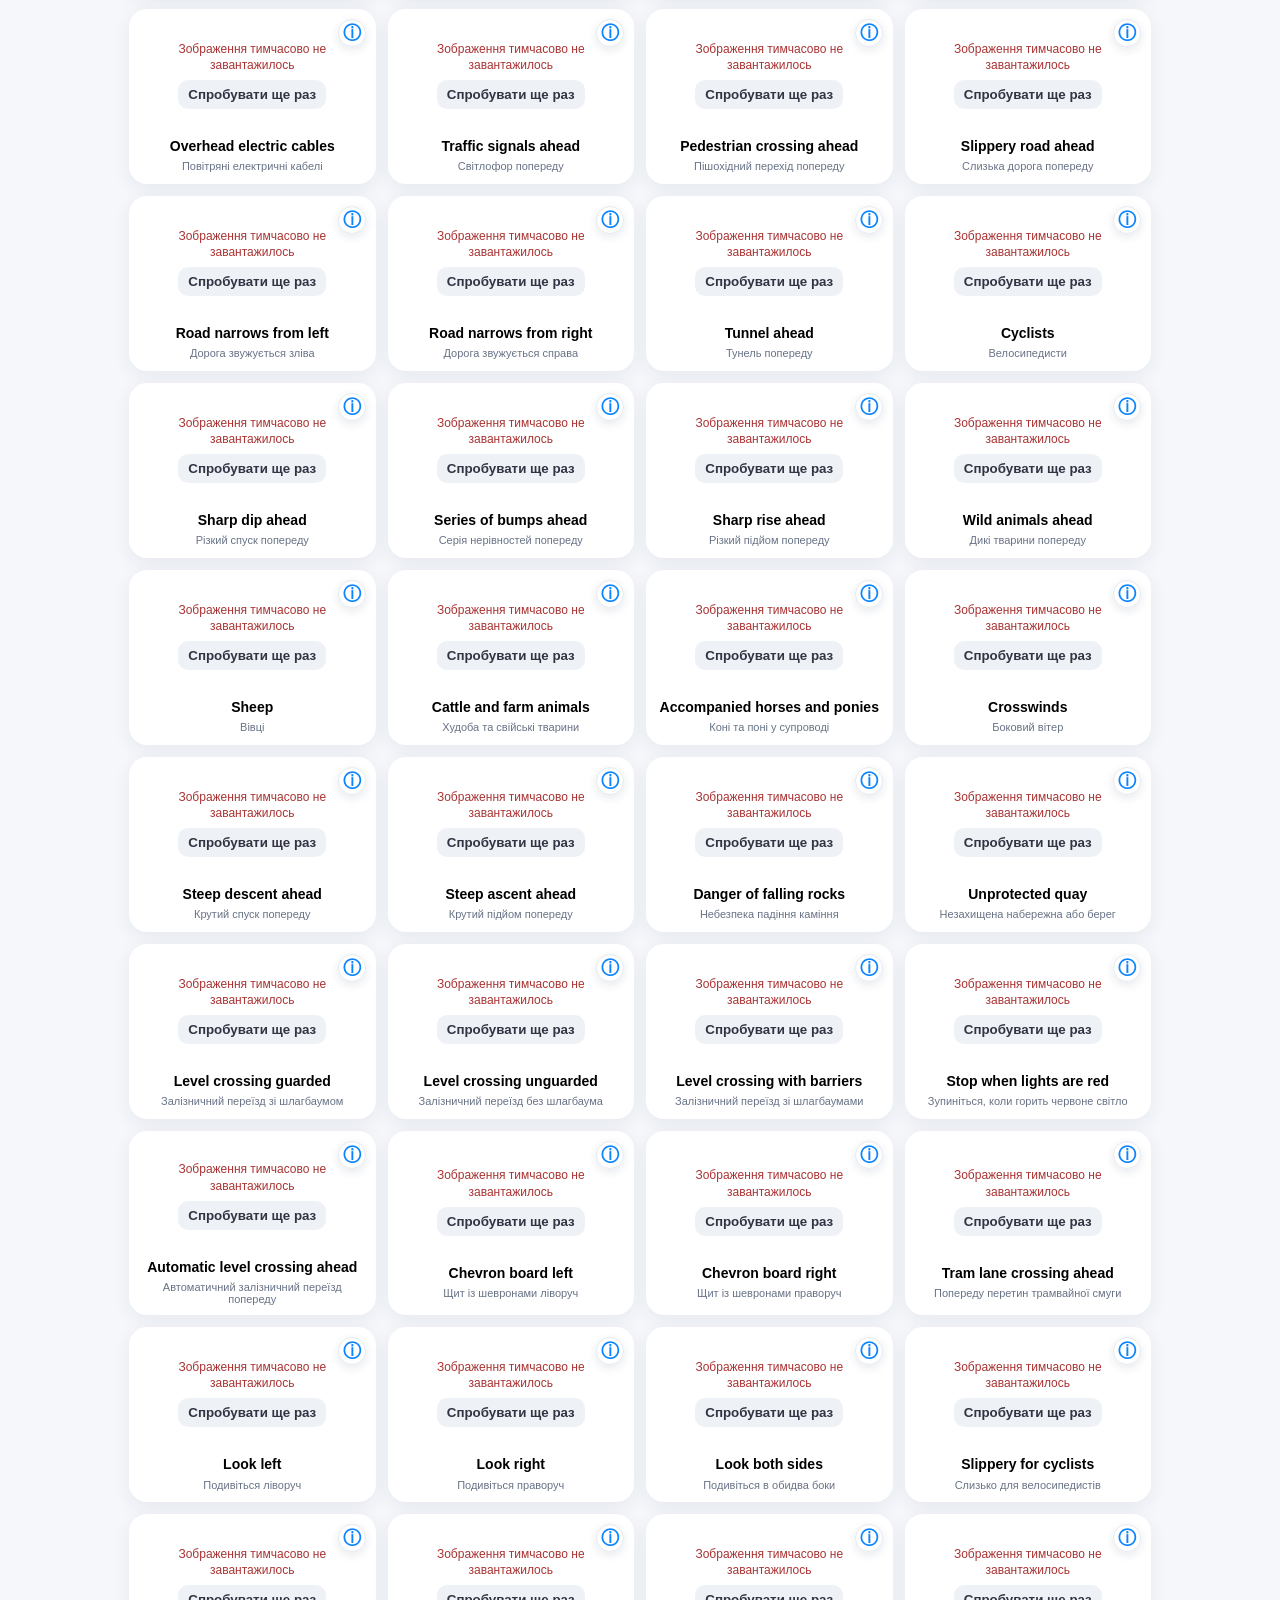
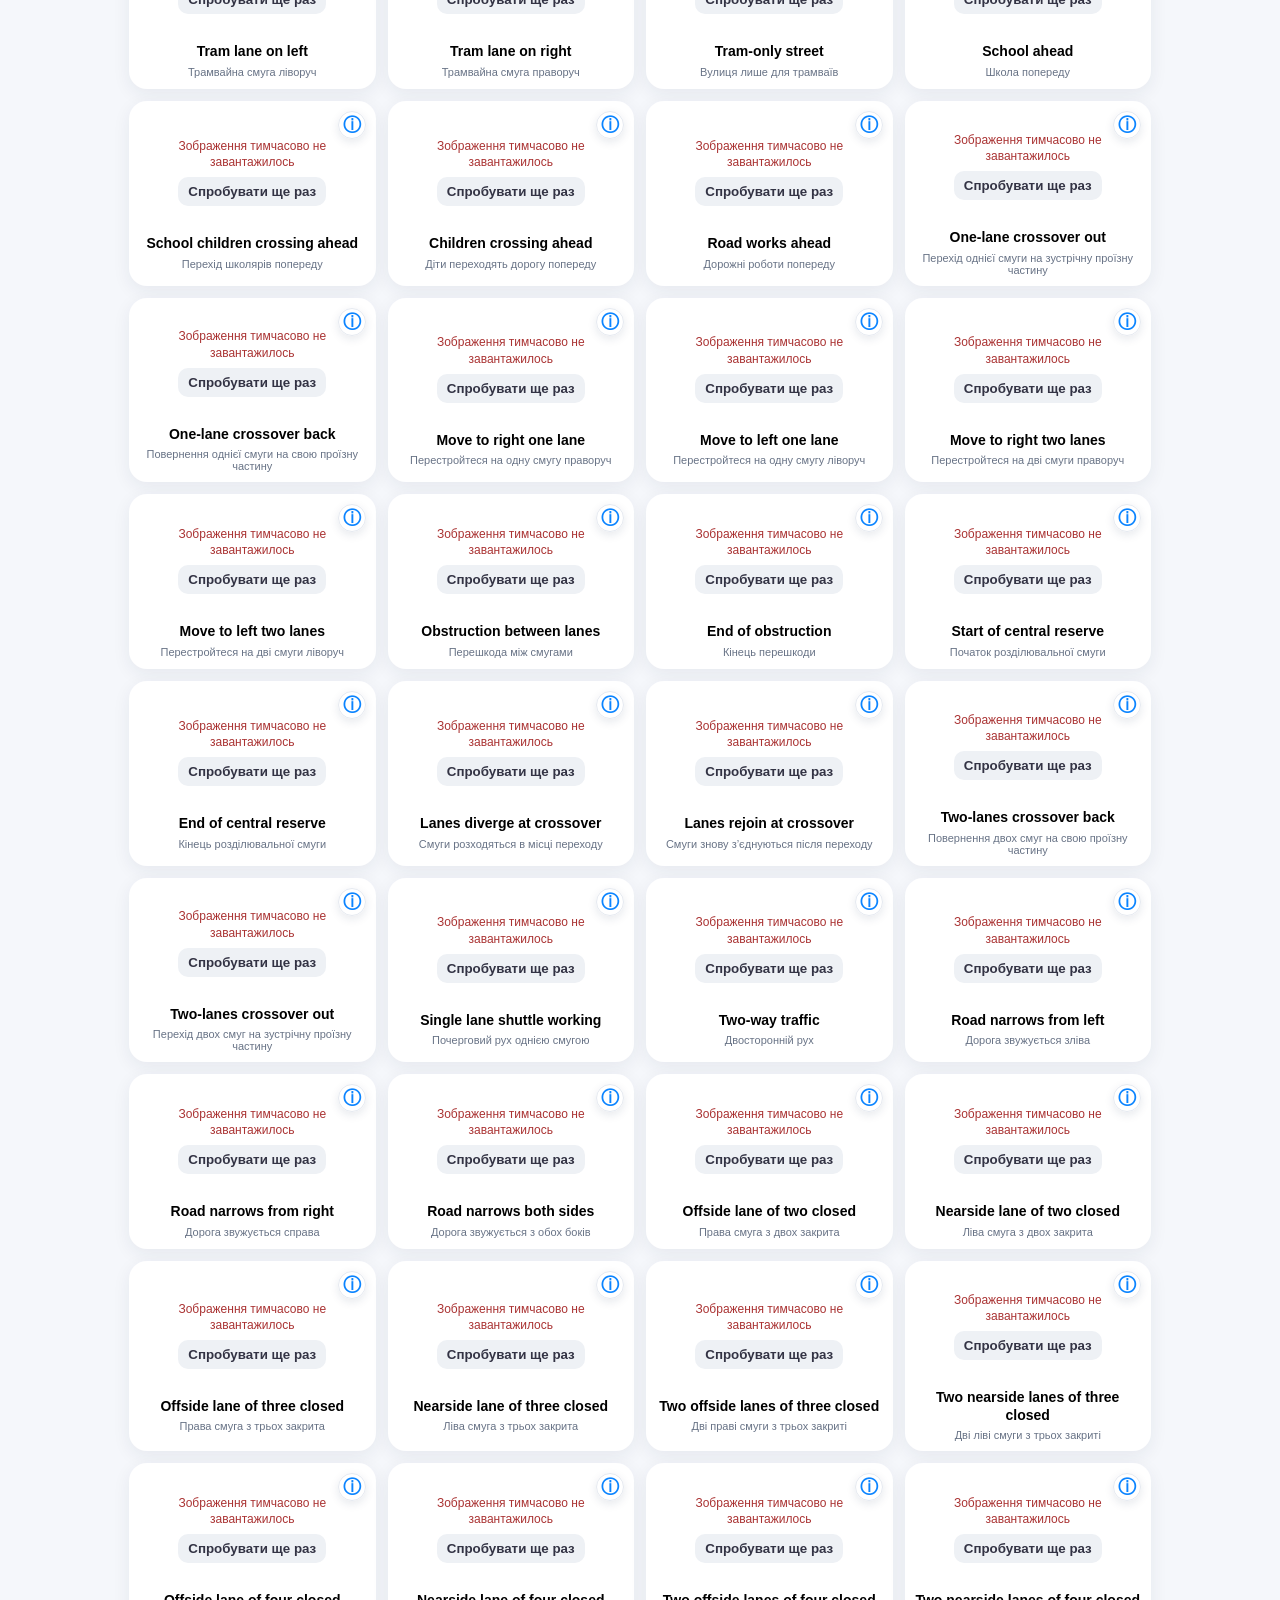
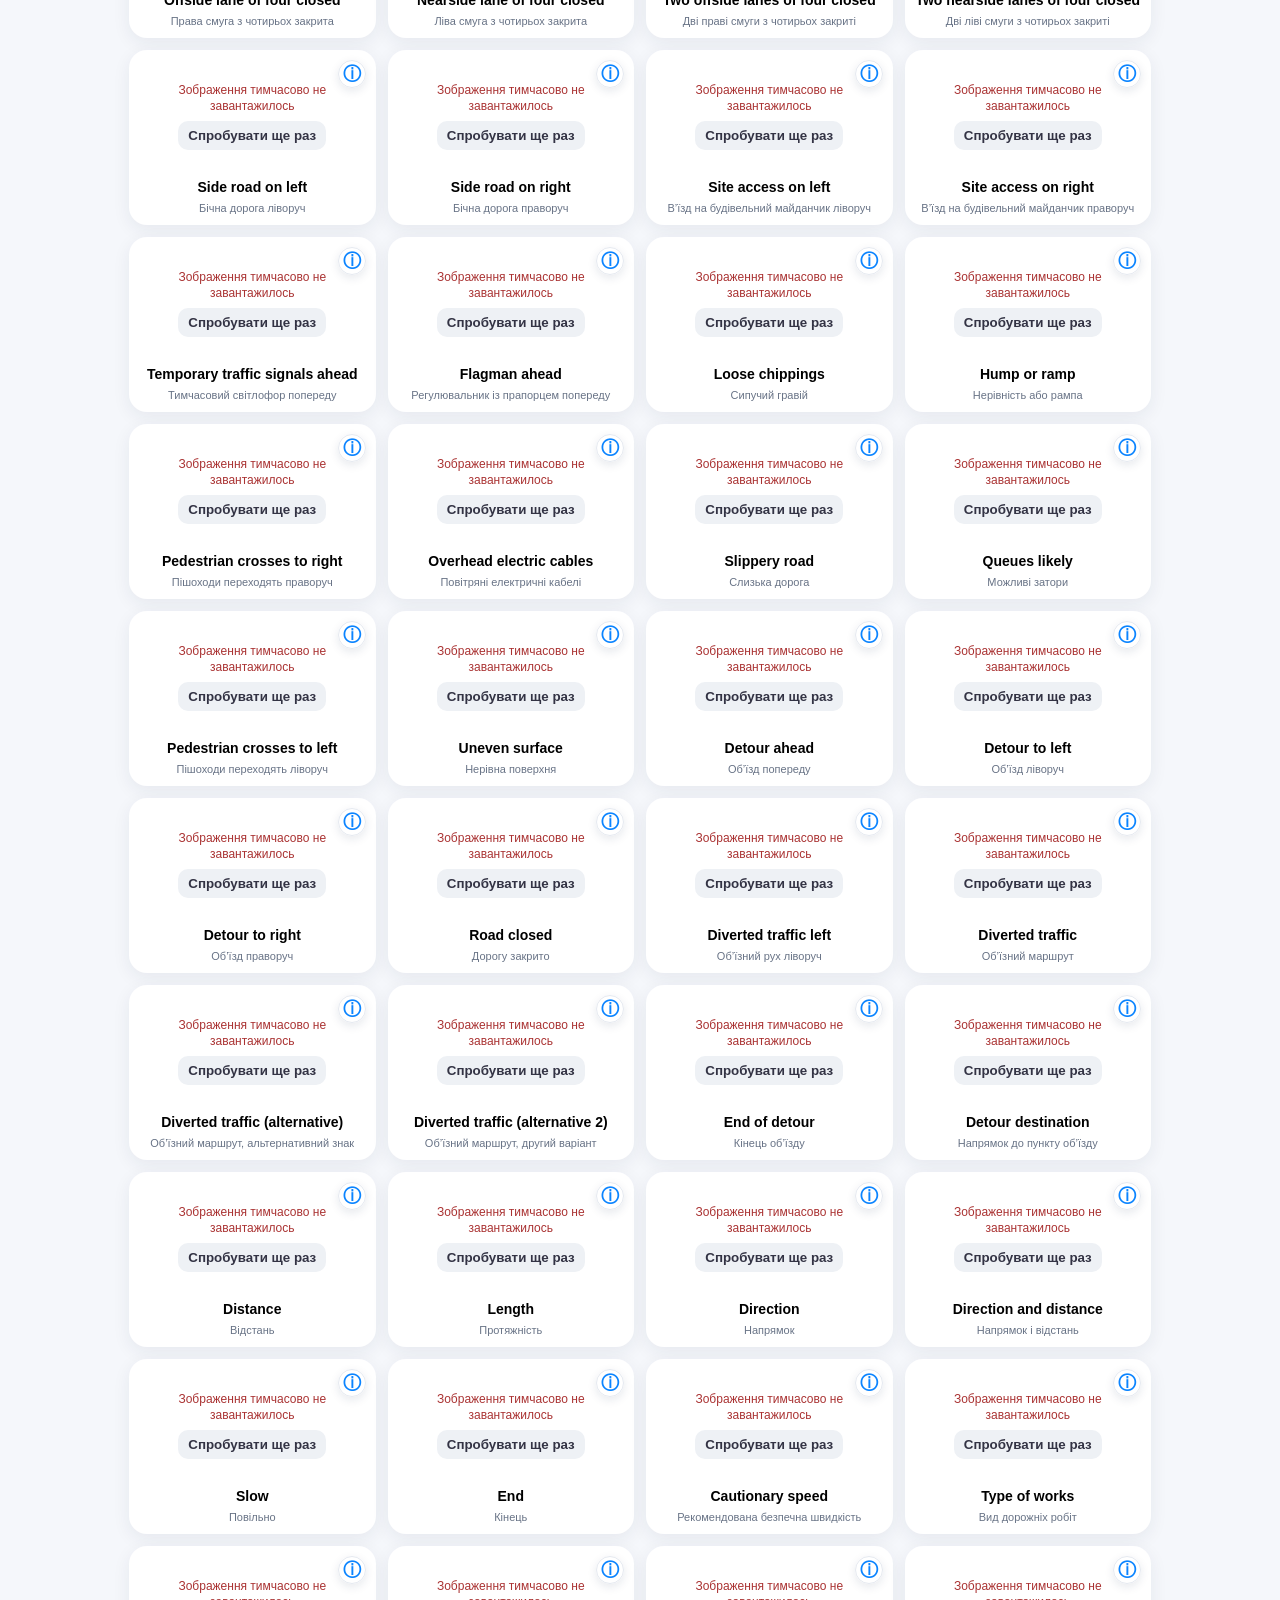
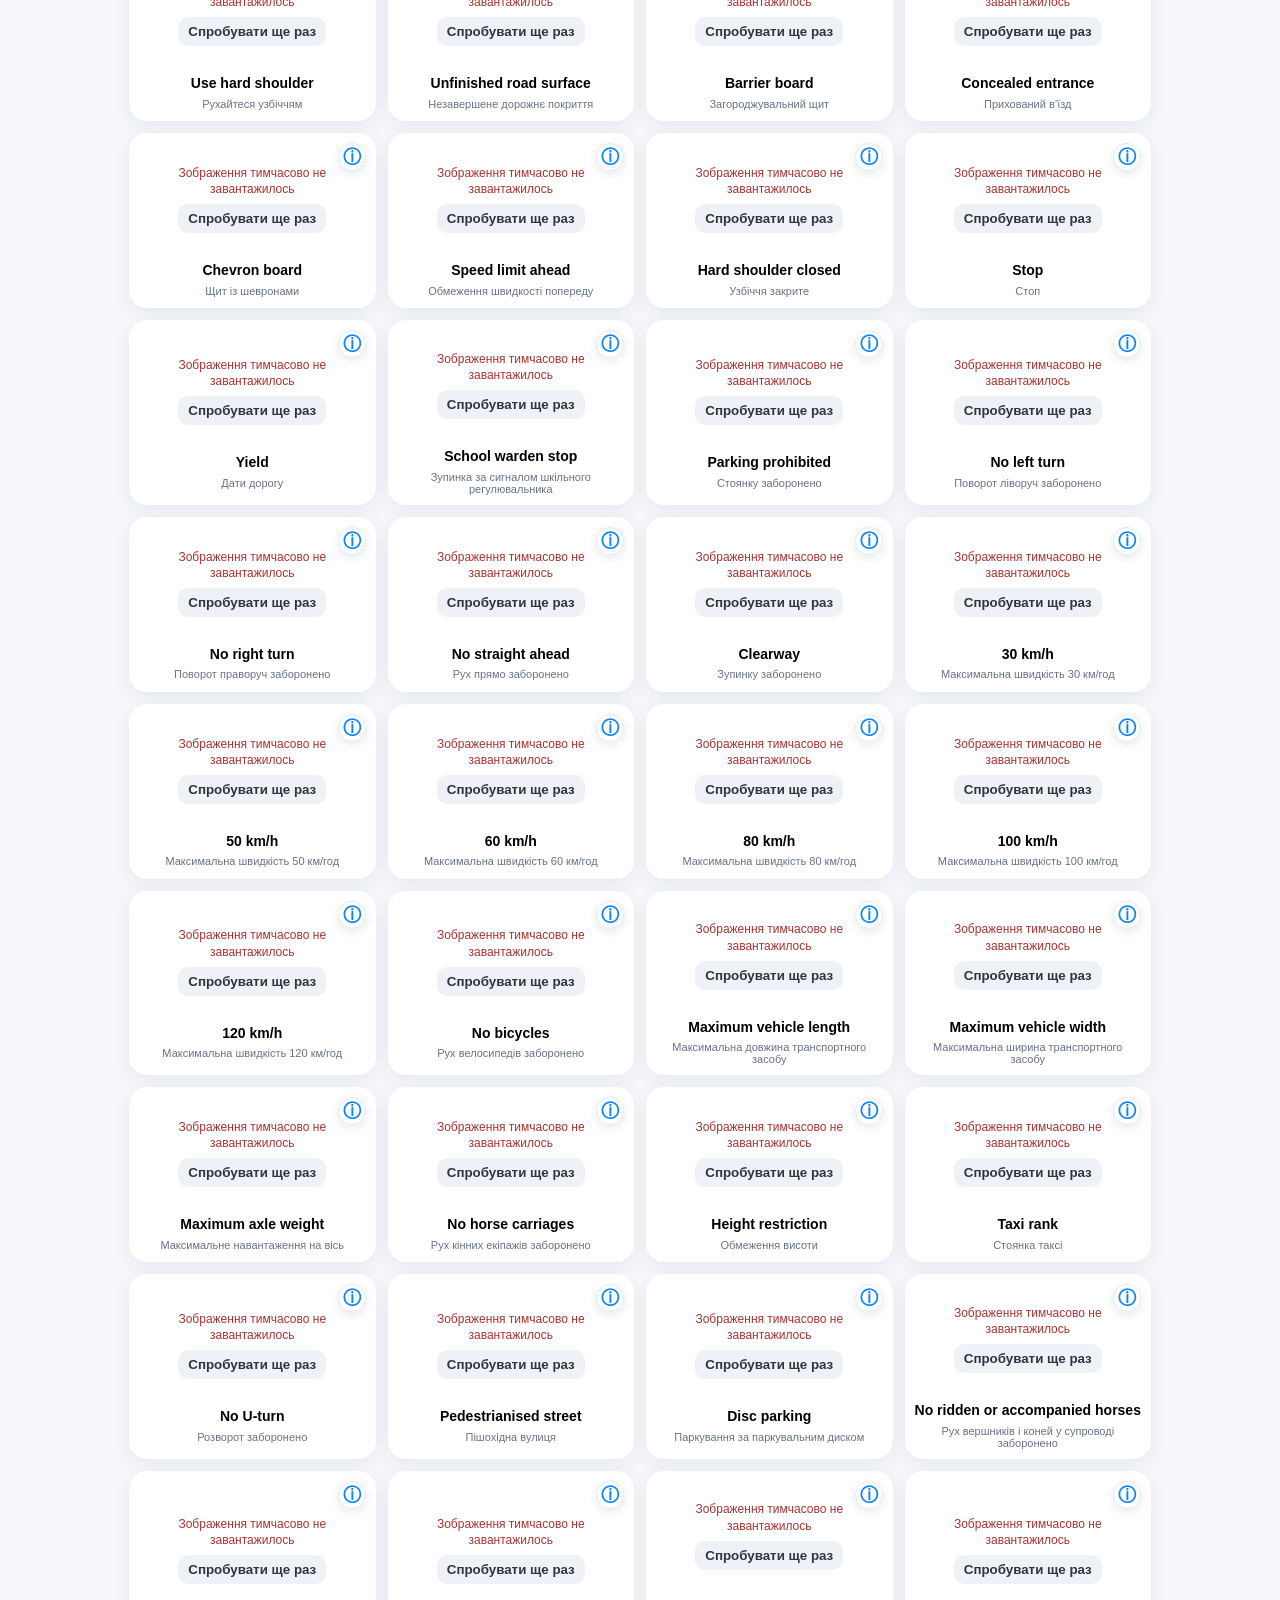
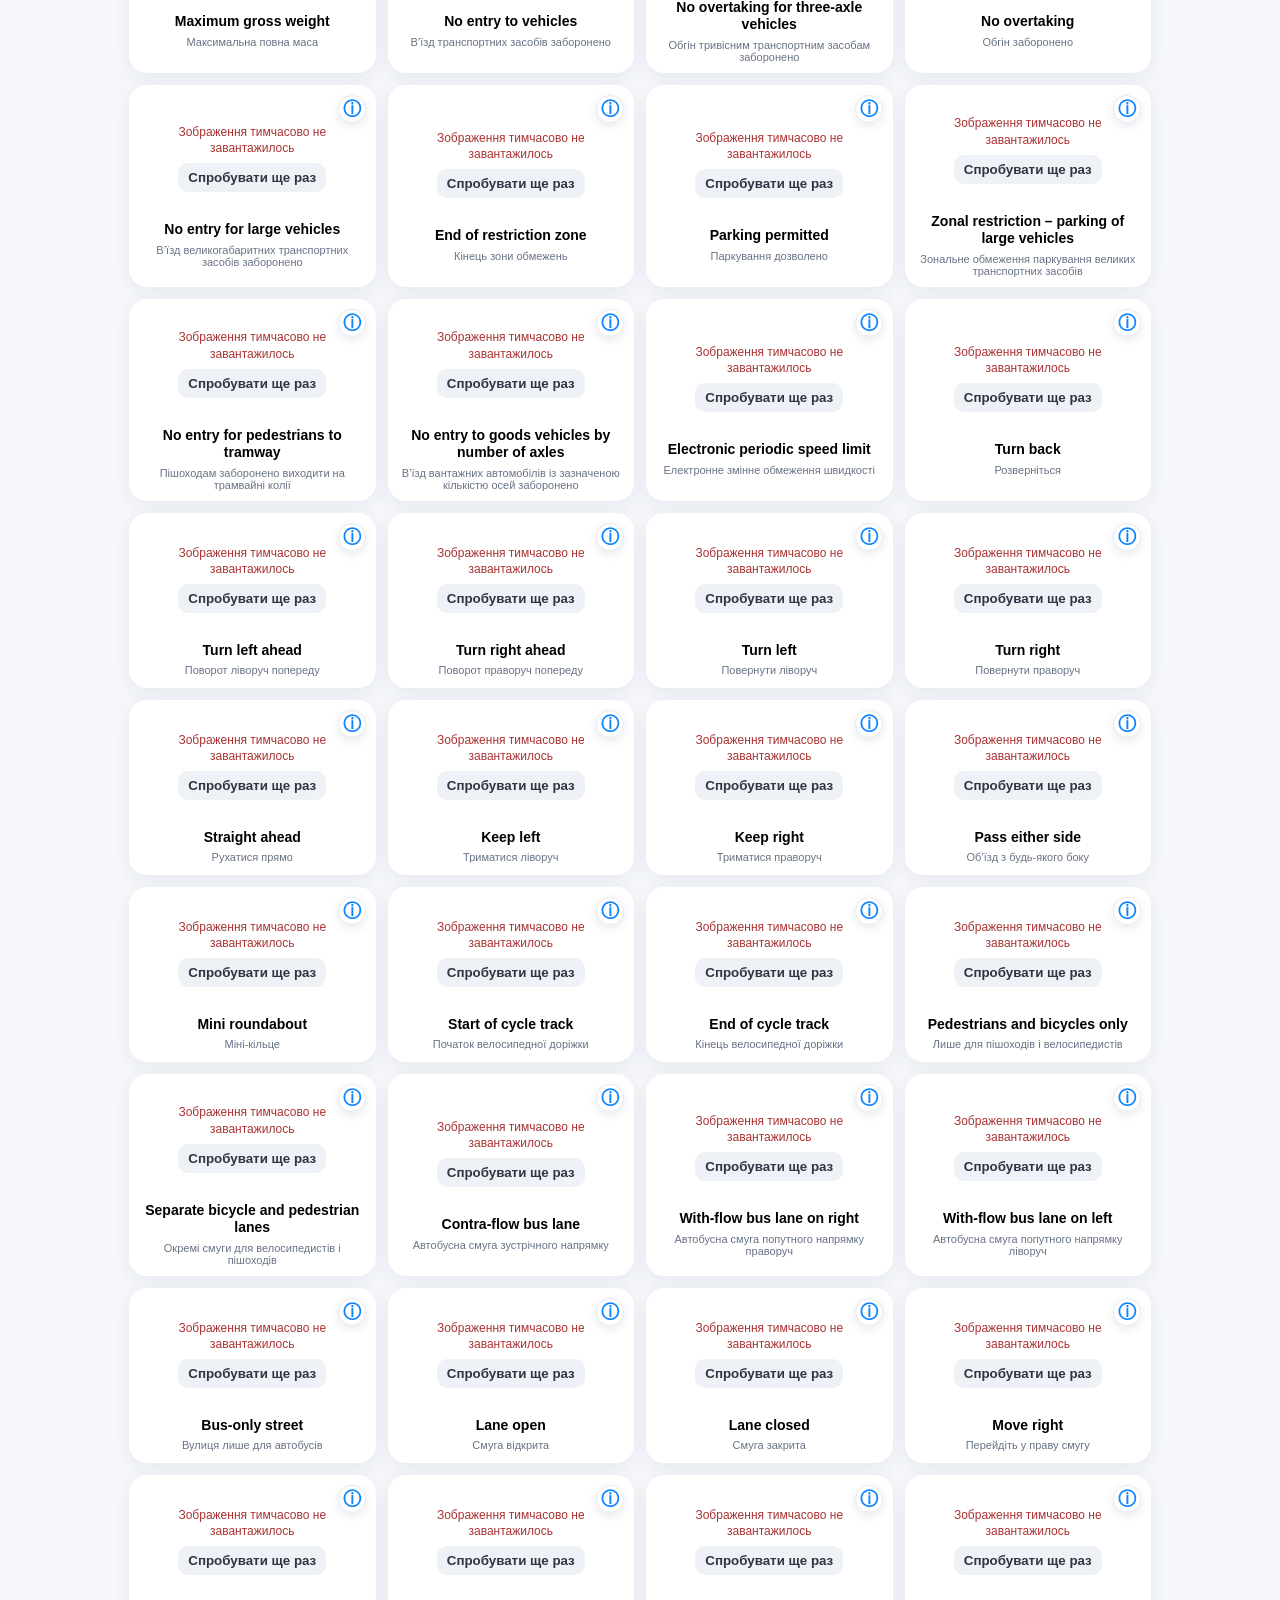
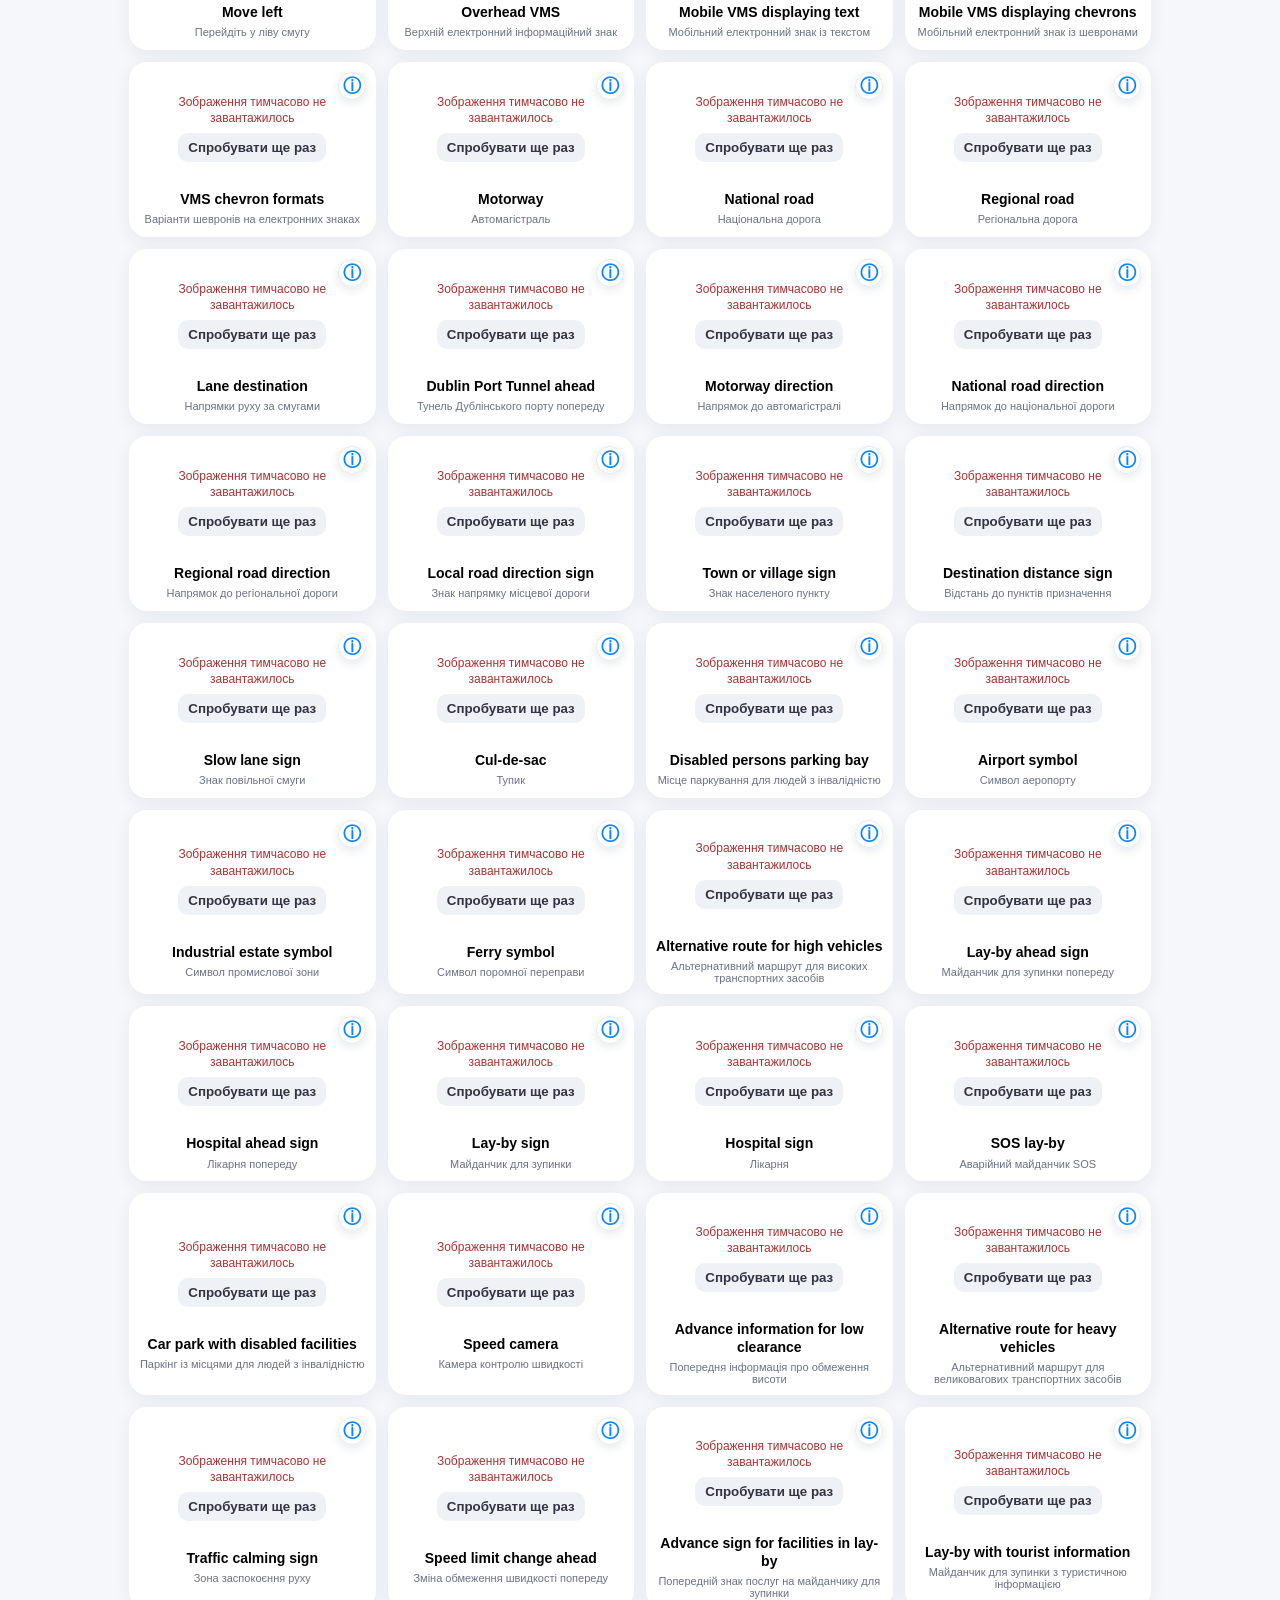
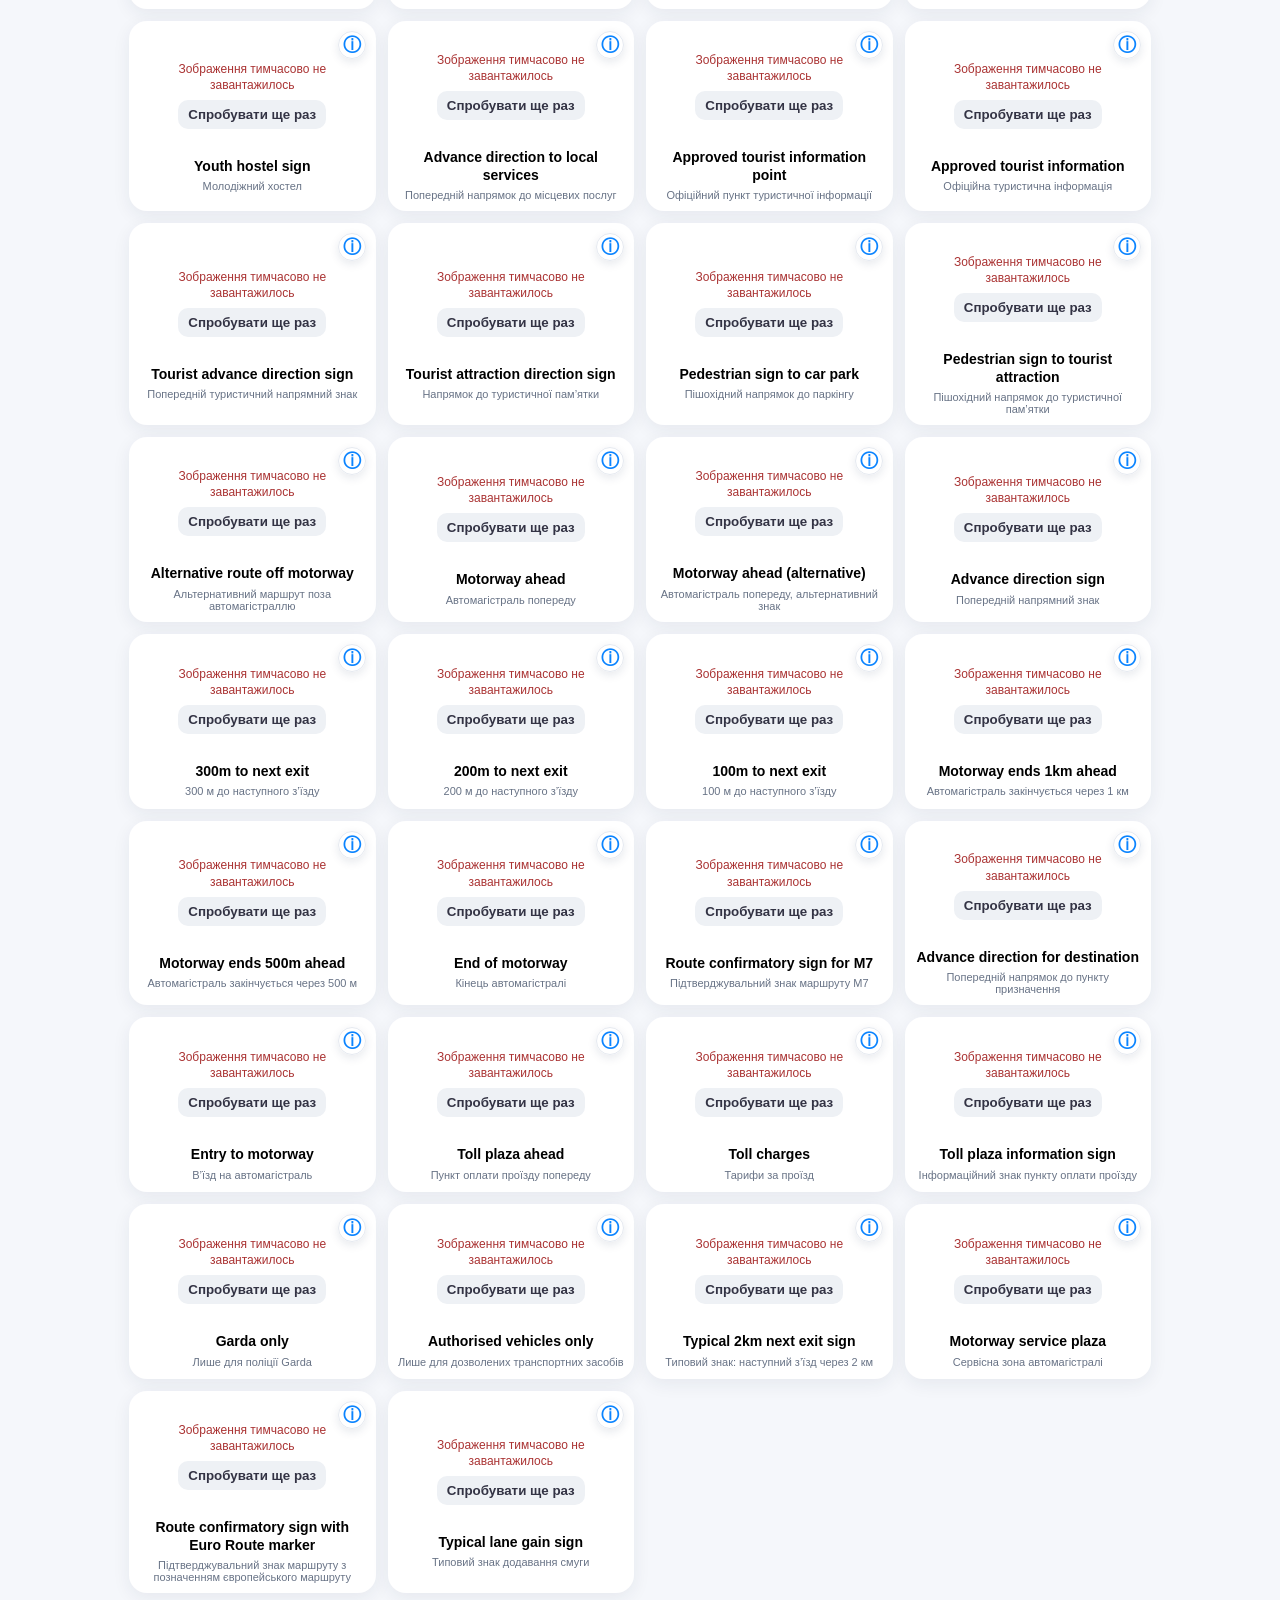
<file: road-signs.html>
<!doctype html><html lang="uk"><head><meta charset="utf-8"><meta name="viewport" content="width=device-width,initial-scale=1,viewport-fit=cover"><title>Irish Road Signs Guide</title><style>
:root{--bg:#f5f7fb;--card:#fff;--text:#152033;--muted:#687386;--accent:#15a36d;--line:#e5e9f0}*{box-sizing:border-box}body{margin:0;font-family:Inter,Arial,sans-serif;background:var(--bg);color:var(--text)}header{position:sticky;top:0;z-index:5;background:rgba(245,247,251,.96);backdrop-filter:blur(12px);padding:14px 14px 10px;border-bottom:1px solid var(--line)}h1{font-size:22px;margin:0 0 10px}.search{width:100%;padding:13px 15px;border:1px solid var(--line);border-radius:14px;font-size:16px;background:white}.chips{display:flex;gap:8px;overflow:auto;padding:10px 0 2px;scrollbar-width:none}.chip{white-space:nowrap;border:1px solid var(--line);background:white;border-radius:999px;padding:9px 13px;font-weight:700}.chip.active{background:#153b34;color:white;border-color:#153b34}main{padding:14px;max-width:1050px;margin:auto}.count{font-size:13px;color:var(--muted);margin-bottom:12px}.grid{display:grid;grid-template-columns:repeat(2,minmax(0,1fr));gap:12px}.card{border:0;background:var(--card);border-radius:18px;padding:10px;box-shadow:0 5px 18px rgba(24,39,75,.07);min-height:175px;display:flex;flex-direction:column;align-items:center;justify-content:center;cursor:pointer}.pic{height:110px;width:100%;display:flex;align-items:center;justify-content:center}.pic img{max-width:100%;max-height:105px;object-fit:contain}.title{font-size:14px;font-weight:800;text-align:center;line-height:1.25;margin-top:8px}.cat{font-size:11px;color:var(--muted);text-align:center;margin-top:5px}.broken{font-size:12px;color:#a33;text-align:center;line-height:1.35}.retry{margin-top:7px;border:0;border-radius:10px;padding:7px 10px;background:#eef1f5;font-weight:700;color:#334}.overlay{position:fixed;inset:0;background:rgba(9,18,30,.45);z-index:20;display:none;align-items:flex-end}.overlay.open{display:flex}.sheet{background:white;width:100%;max-height:92vh;border-radius:24px 24px 0 0;padding:18px;overflow:auto}.handle{width:44px;height:5px;background:#d7dce5;border-radius:4px;margin:0 auto 16px}.close{float:right;border:0;background:#eef1f5;width:38px;height:38px;border-radius:50%;font-size:22px}.heroimg{height:210px;display:flex;align-items:center;justify-content:center;clear:both}.heroimg img{max-height:195px;max-width:90%;object-fit:contain}h2{font-size:22px;margin-bottom:6px}.translation{font-size:17px;color:var(--muted);font-weight:700;margin-bottom:12px}.badge{display:inline-block;background:#e8f7f1;color:#08734d;padding:7px 10px;border-radius:999px;font-size:12px;font-weight:800}.info{background:#f7f9fc;padding:14px;border-radius:16px;margin:12px 0;line-height:1.5}.nav{display:flex;gap:10px}.nav button{flex:1;padding:13px;border:0;border-radius:14px;font-weight:800}@media(min-width:700px){.grid{grid-template-columns:repeat(4,1fr)}.overlay{align-items:center;justify-content:center}.sheet{max-width:560px;border-radius:24px}}

.langbar{display:flex;gap:7px;align-items:center;margin-bottom:10px}.langbtn{border:1px solid var(--line);background:#fff;border-radius:10px;padding:7px 10px;font-weight:800;cursor:pointer}.langbtn.active{background:#153b34;color:#fff;border-color:#153b34}.toprow{display:flex;align-items:center;justify-content:space-between;gap:10px}.backmenu{display:inline-flex;align-items:center;gap:6px;text-decoration:none;color:#153b34;background:#fff;border:1px solid var(--line);border-radius:12px;padding:9px 11px;font-size:13px;font-weight:800}.close{position:relative;z-index:3;cursor:pointer}.overlay.open{display:flex}.sheet{position:relative}.no-scroll{overflow:hidden}

.card{position:relative;transition:transform .15s ease,box-shadow .15s ease}.card:active{transform:scale(.98)}.card-info{position:absolute;top:10px;right:10px;width:28px;height:28px;border-radius:50%;display:flex;align-items:center;justify-content:center;background:rgba(255,255,255,.96);border:1px solid var(--line);box-shadow:0 3px 10px rgba(24,39,75,.10);font-size:18px;font-weight:800;color:#0b84ff;line-height:1;pointer-events:none}.intro-overlay{position:fixed;inset:0;background:rgba(9,18,30,.48);z-index:50;display:none;align-items:center;justify-content:center;padding:22px}.intro-overlay.open{display:flex}.intro-box{width:min(100%,420px);background:#fff;border-radius:24px;padding:24px;box-shadow:0 20px 60px rgba(9,18,30,.22);text-align:center}.intro-icon{width:54px;height:54px;border-radius:50%;display:flex;align-items:center;justify-content:center;margin:0 auto 14px;background:#e8f7f1;color:#153b34;font-size:30px;font-weight:800}.intro-box h3{margin:0 0 10px;font-size:22px}.intro-box p{margin:0 0 20px;color:var(--muted);line-height:1.5;font-size:16px}.intro-ok{width:100%;border:0;border-radius:14px;padding:14px;background:#153b34;color:#fff;font-size:16px;font-weight:800;cursor:pointer}
</style></head><body><header><div class="toprow"><a id="backMenu" class="backmenu" href="learning.html">← <span>Меню</span></a><div id="langbar" class="langbar"><button class="langbtn" data-lang="uk">UA</button><button class="langbtn" data-lang="en">EN</button><button class="langbtn" data-lang="ru">RU</button></div></div><h1 id="pageTitle">Дорожні знаки Ірландії</h1><input id="q" class="search" placeholder="Пошук знака…"><div id="chips" class="chips"></div></header><main><div id="count" class="count"></div><div id="grid" class="grid"></div></main><div id="introOverlay" class="intro-overlay" role="dialog" aria-modal="true" aria-labelledby="introTitle"><div class="intro-box"><div class="intro-icon">ⓘ</div><h3 id="introTitle"></h3><p id="introText"></p><button id="introOk" class="intro-ok" type="button"></button></div></div><div id="overlay" class="overlay"><div class="sheet"><div class="handle"></div><button id="close" class="close">×</button><div id="detail"></div></div></div><script>
function proxyUrl(url){
  try{const u=new URL(url);return `https://images.weserv.nl/?url=${encodeURIComponent(u.host+u.pathname+u.search)}&w=500&output=webp`;}catch(e){return url}
}
function imageFail(img){
  if(!img.dataset.proxyTried){
    img.dataset.proxyTried='1';
    img.src=proxyUrl(img.dataset.original||img.src);
    return;
  }
  const wrap=img.parentElement;
  wrap.innerHTML='<div class="broken">Зображення тимчасово не завантажилось<br><button class="retry" type="button">Спробувати ще раз</button></div>';
  const btn=wrap.querySelector('.retry');
  if(btn) btn.onclick=(e)=>{e.stopPropagation(); const original=wrap.dataset.original; wrap.innerHTML=`<img loading="eager" data-original="${original}" src="${original}" alt="Road sign" onerror="imageFail(this)">`;};
}
const DATA=[{"id":1,"category":"Junction signs","title":"Crossroads","image":"https://turnaboutdrivingschool.ie/wp-content/uploads/2024/01/crossroads-irelands-road-signs-.png"},{"id":2,"category":"Junction signs","title":"Side road","image":"https://turnaboutdrivingschool.ie/wp-content/uploads/2024/01/Ireland_road_sign_W_002L.png"},{"id":3,"category":"Junction signs","title":"T-junction","image":"https://turnaboutdrivingschool.ie/wp-content/uploads/2024/01/T-junction-irish-road-sign.png"},{"id":4,"category":"Junction signs","title":"Y-junction","image":"https://turnaboutdrivingschool.ie/wp-content/uploads/2024/01/Y-junction-road-sign-ireland.webp"},{"id":5,"category":"Junction signs","title":"Staggered crossroads","image":"https://turnaboutdrivingschool.ie/wp-content/uploads/2024/01/Staggered-crossroads-road-signs-ireland-.png"},{"id":6,"category":"General warning signs","title":"Roundabout ahead","image":"https://nationaldrivingschool.ie/wp-content/uploads/2021/06/Ireland-Priority-Sign-Warning-for-a-roundabout.png"},{"id":7,"category":"General warning signs","title":"Mini-roundabout ahead","image":"https://nationaldrivingschool.ie/wp-content/uploads/2021/06/Mini-roundabout-ahead-300x300.png"},{"id":8,"category":"General warning signs","title":"Merging traffic","image":"https://nationaldrivingschool.ie/wp-content/uploads/2021/06/Merging-traffic.png"},{"id":9,"category":"General warning signs","title":"Two-way traffic","image":"https://nationaldrivingschool.ie/wp-content/uploads/2021/06/Two-way-traffic.png"},{"id":10,"category":"General warning signs","title":"Dangerous bend ahead","image":"https://nationaldrivingschool.ie/wp-content/uploads/2021/06/Ireland-Warning-Sign-Warning-for-a-curve-to-the-left.webp"},{"id":11,"category":"General warning signs","title":"Series of dangerous bends ahead","image":"https://nationaldrivingschool.ie/wp-content/uploads/2021/06/Series-of-dangerous-bends-ahead.webp"},{"id":12,"category":"General warning signs","title":"Series of dangerous corners ahead","image":"https://nationaldrivingschool.ie/wp-content/uploads/2021/06/Series-of-dangerous-corners-ahead.webp"},{"id":13,"category":"General warning signs","title":"Restricted headroom","image":"https://nationaldrivingschool.ie/wp-content/uploads/2021/06/a_XRLh5-1.png"},{"id":14,"category":"General warning signs","title":"Road narrows on both sides","image":"https://nationaldrivingschool.ie/wp-content/uploads/2021/06/Road-narrows-on-both-sides-300x300.png"},{"id":15,"category":"General warning signs","title":"Start of a passing lane","image":"https://nationaldrivingschool.ie/wp-content/uploads/2021/06/Start-of-a-passing-lane-300x300.png"},{"id":16,"category":"General warning signs","title":"Lane loss","image":"https://nationaldrivingschool.ie/wp-content/uploads/2021/06/Lane-loss.png"},{"id":17,"category":"General warning signs","title":"Start of a climbing lane","image":"https://nationaldrivingschool.ie/wp-content/uploads/2021/06/Start-of-a-climbing-lane.png"},{"id":18,"category":"General warning signs","title":"Loop road ahead","image":"https://nationaldrivingschool.ie/wp-content/uploads/2021/06/Loop-road-ahead-150x150.png"},{"id":19,"category":"Advanced warning signs","title":"T-junction of a dual carriageway","image":"https://turnaboutdrivingschool.ie/wp-content/uploads/2024/01/T-junctions-of-a-dual-carriageway-300x300-1.png"},{"id":20,"category":"Advanced warning signs","title":"Crossroads with dual carriageway","image":"https://turnaboutdrivingschool.ie/wp-content/uploads/2024/01/Crossroads-with-dual-carriageway-300x300-1.png"},{"id":21,"category":"Advanced warning signs","title":"Crossroads","image":"https://turnaboutdrivingschool.ie/wp-content/uploads/2024/01/Crossroads-irelands-road-signs.png"},{"id":22,"category":"Advanced warning signs","title":"Drive on left","image":"https://turnaboutdrivingschool.ie/wp-content/uploads/2024/01/Drive-on-left-irish-road-sign.png"},{"id":23,"category":"Advanced warning signs","title":"Safe height plate","image":"https://turnaboutdrivingschool.ie/wp-content/uploads/2024/01/Safe-height-plate-irish-road-signs.png"},{"id":24,"category":"Advanced warning signs","title":"Low-flying aircraft","image":"https://turnaboutdrivingschool.ie/wp-content/uploads/2024/01/Low-flying-aircrafts-irish-road-signs-.png"},{"id":25,"category":"Advanced warning signs","title":"Road divides","image":"https://turnaboutdrivingschool.ie/wp-content/uploads/2024/01/Road-divides-irsh-road-signs.png"},{"id":26,"category":"Advanced warning signs","title":"Merging/diverging traffic","image":"https://turnaboutdrivingschool.ie/wp-content/uploads/2024/01/Merging-diverging-traffic-rish-road-signs-.png"},{"id":27,"category":"Advanced warning signs","title":"Dual carriageway ends","image":"https://turnaboutdrivingschool.ie/wp-content/uploads/2024/01/Dual-carriage-ends-irsh-road-signs-.png"},{"id":28,"category":"Advanced warning signs","title":"Traffic crossover ahead","image":"https://turnaboutdrivingschool.ie/wp-content/uploads/2024/01/Traffic-crossover-ahead-irish-road-signs-.png"},{"id":29,"category":"Advanced warning signs","title":"Overhead electric cables","image":"https://turnaboutdrivingschool.ie/wp-content/uploads/2024/01/Overhead-electric-cables-irish-road-signs-.png"},{"id":30,"category":"Advanced warning signs","title":"Traffic signals ahead","image":"https://turnaboutdrivingschool.ie/wp-content/uploads/2024/01/Traffic-signals-ahead-irish-road-signs-.png"},{"id":31,"category":"Advanced warning signs","title":"Pedestrian crossing ahead","image":"https://turnaboutdrivingschool.ie/wp-content/uploads/2024/01/Pedestrian-crossing-ahead-irish-road-signs-.png"},{"id":32,"category":"Advanced warning signs","title":"Slippery road ahead","image":"https://turnaboutdrivingschool.ie/wp-content/uploads/2024/01/Slippery-road-ahead-irish-road-signs-.png"},{"id":33,"category":"Advanced warning signs","title":"Road narrows from left","image":"https://turnaboutdrivingschool.ie/wp-content/uploads/2024/01/Road-narrows-from-left-irish-road-signs-.png"},{"id":34,"category":"Advanced warning signs","title":"Road narrows from right","image":"https://turnaboutdrivingschool.ie/wp-content/uploads/2024/01/Road-narrows-from-right-irish-road-signs.png"},{"id":35,"category":"Advanced warning signs","title":"Tunnel ahead","image":"https://turnaboutdrivingschool.ie/wp-content/uploads/2024/01/Tunnel-ahead-irish-road-signs-.png"},{"id":36,"category":"Advanced warning signs","title":"Cyclists","image":"https://turnaboutdrivingschool.ie/wp-content/uploads/2024/01/Cyclists-irish-road-signs.png"},{"id":37,"category":"Advanced warning signs","title":"Sharp dip ahead","image":"https://turnaboutdrivingschool.ie/wp-content/uploads/2024/01/Sharp-dip-ahead-irish-road-signs.png"},{"id":38,"category":"Advanced warning signs","title":"Series of bumps ahead","image":"https://turnaboutdrivingschool.ie/wp-content/uploads/2024/01/Series-of-bumps-ahead-irish-road-signs.png"},{"id":39,"category":"Advanced warning signs","title":"Sharp rise ahead","image":"https://turnaboutdrivingschool.ie/wp-content/uploads/2024/01/Sharp-rise-ahead-irish-road-signs.png"},{"id":40,"category":"Advanced warning signs","title":"Wild animals ahead","image":"https://turnaboutdrivingschool.ie/wp-content/uploads/2024/01/Wild-animals-ahead-irish-road-signs-.png"},{"id":41,"category":"Advanced warning signs","title":"Sheep","image":"https://turnaboutdrivingschool.ie/wp-content/uploads/2024/01/Sheep-irish-road-signs.png"},{"id":42,"category":"Advanced warning signs","title":"Cattle and farm animals","image":"https://turnaboutdrivingschool.ie/wp-content/uploads/2024/01/Cattle-and-farm-animals-irish-road-signs.png"},{"id":43,"category":"Advanced warning signs","title":"Accompanied horses and ponies","image":"https://turnaboutdrivingschool.ie/wp-content/uploads/2024/01/Accompanied-horses-and-ponies-irish-road-signs.png"},{"id":44,"category":"Advanced warning signs","title":"Crosswinds","image":"https://turnaboutdrivingschool.ie/wp-content/uploads/2024/01/Crosswinds-irish-road-signs.png"},{"id":45,"category":"Advanced warning signs","title":"Steep descent ahead","image":"https://turnaboutdrivingschool.ie/wp-content/uploads/2024/01/Steep-descent-ahead-irish-road-signs.png"},{"id":46,"category":"Advanced warning signs","title":"Steep ascent ahead","image":"https://turnaboutdrivingschool.ie/wp-content/uploads/2024/01/Steep-ascent-ahead-irish-road-signs-.png"},{"id":47,"category":"Advanced warning signs","title":"Danger of falling rocks","image":"https://turnaboutdrivingschool.ie/wp-content/uploads/2024/01/Danger-of-falling-rocks-irish-road-signs-.png"},{"id":48,"category":"Advanced warning signs","title":"Unprotected quay","image":"https://turnaboutdrivingschool.ie/wp-content/uploads/2024/01/Unprotected-quay-canal-or-river-irish-road-signs.png"},{"id":49,"category":"Advanced warning signs","title":"Level crossing guarded","image":"https://turnaboutdrivingschool.ie/wp-content/uploads/2024/01/Level-crossing-ahead-guarded-by-gates-or-lifting-barrier-irish-road-signs-.png"},{"id":50,"category":"Advanced warning signs","title":"Level crossing unguarded","image":"https://turnaboutdrivingschool.ie/wp-content/uploads/2024/01/Level-crossing-ahead-unguarded-by-gates-or-lifting-barrier-irish-road-signs.png"},{"id":51,"category":"Advanced warning signs","title":"Level crossing with barriers","image":"https://turnaboutdrivingschool.ie/wp-content/uploads/2024/01/Level-crossing-ahead-guarded-by-gates-or-lifting-barriers-irish-road-signs-.png"},{"id":52,"category":"Advanced warning signs","title":"Stop when lights are red","image":"https://turnaboutdrivingschool.ie/wp-content/uploads/2024/01/Stop-when-lights-are-red-irish-road-signs-.png"},{"id":53,"category":"Advanced warning signs","title":"Automatic level crossing ahead","image":"https://turnaboutdrivingschool.ie/wp-content/uploads/2024/01/Automatic-level-crossing-ahead-irish-road-signs-.png"},{"id":54,"category":"Advanced warning signs","title":"Chevron board left","image":"https://turnaboutdrivingschool.ie/wp-content/uploads/2024/01/Chevron-board-left-irish-road-sign-s.png"},{"id":55,"category":"Advanced warning signs","title":"Chevron board right","image":"https://turnaboutdrivingschool.ie/wp-content/uploads/2024/01/Chevron-board-right-irish-road-signs-.png"},{"id":56,"category":"Tram signs","title":"Tram lane crossing ahead","image":"https://turnaboutdrivingschool.ie/wp-content/uploads/2024/01/Tram-lane-crossing-ahead-irish-road-signs.png"},{"id":57,"category":"Tram signs","title":"Look left","image":"https://turnaboutdrivingschool.ie/wp-content/uploads/2024/01/Tram-lane-warning-signs-for-pedestrians-look-left-irish-road-signs-.png"},{"id":58,"category":"Tram signs","title":"Look right","image":"https://turnaboutdrivingschool.ie/wp-content/uploads/2024/01/Tram-lane-warning-signs-for-pedestrians-look-right-irish-road-signs-.png"},{"id":59,"category":"Tram signs","title":"Look both sides","image":"https://turnaboutdrivingschool.ie/wp-content/uploads/2024/01/Tram-lane-warning-signs-for-pedestrians-look-both-sides-irish-road-signs-.png"},{"id":60,"category":"Tram signs","title":"Slippery for cyclists","image":"https://turnaboutdrivingschool.ie/wp-content/uploads/2024/01/Slippery-for-cyclists-irish-road-signs-.png"},{"id":61,"category":"Tram signs","title":"Tram lane on left","image":"https://nationaldrivingschool.ie/wp-content/uploads/2021/07/Tram-lane-on-left.png"},{"id":62,"category":"Tram signs","title":"Tram lane on right","image":"https://nationaldrivingschool.ie/wp-content/uploads/2021/07/Tram-lane-on-right.png"},{"id":63,"category":"Tram signs","title":"Tram-only street","image":"https://nationaldrivingschool.ie/wp-content/uploads/2021/06/Tram-only-street-ireland.png"},{"id":64,"category":"School and children","title":"School ahead","image":"https://turnaboutdrivingschool.ie/wp-content/uploads/2024/01/School-ahead-irish-road-signs-.png"},{"id":65,"category":"School and children","title":"School children crossing ahead","image":"https://turnaboutdrivingschool.ie/wp-content/uploads/2024/01/School-children-crossing-ahead-irish-road-signs-1-1.png"},{"id":66,"category":"School and children","title":"Children crossing ahead","image":"https://turnaboutdrivingschool.ie/wp-content/uploads/2024/01/Slippery-for-cyclists-irish-road-signs-1-1.png"},{"id":67,"category":"Road works","title":"Road works ahead","image":"https://turnaboutdrivingschool.ie/wp-content/uploads/2024/01/Road-works-ahead-1-irish-road-signs-.png"},{"id":68,"category":"Road works","title":"One-lane crossover out","image":"https://turnaboutdrivingschool.ie/wp-content/uploads/2024/01/One-lane-crossover-out-irish-road-signs-.png"},{"id":69,"category":"Road works","title":"One-lane crossover back","image":"https://turnaboutdrivingschool.ie/wp-content/uploads/2024/01/Diamond_road_sign_one-lane_crossover_back.-irish-road-signs.png"},{"id":70,"category":"Road works","title":"Move to right one lane","image":"https://turnaboutdrivingschool.ie/wp-content/uploads/2024/01/Move-to-right-one-lane-irish-road-signs-.png"},{"id":71,"category":"Road works","title":"Move to left one lane","image":"https://turnaboutdrivingschool.ie/wp-content/uploads/2024/01/Move-to-left-one-lane-irish-road-signs-.png"},{"id":72,"category":"Road works","title":"Move to right two lanes","image":"https://turnaboutdrivingschool.ie/wp-content/uploads/2024/01/Move-to-left-two-lanes-irish-road-signs-.png"},{"id":73,"category":"Road works","title":"Move to left two lanes","image":"https://turnaboutdrivingschool.ie/wp-content/uploads/2024/01/Move-to-right-two-lanes-irish-road-signs-.png"},{"id":74,"category":"Road works","title":"Obstruction between lanes","image":"https://turnaboutdrivingschool.ie/wp-content/uploads/2024/01/Obstruction-between-lanes-irish-road-signs.png"},{"id":75,"category":"Road works","title":"End of obstruction","image":"https://turnaboutdrivingschool.ie/wp-content/uploads/2024/01/End-of-obstruction-between-lanes-irish-road-signs-.png"},{"id":76,"category":"Road works","title":"Start of central reserve","image":"https://turnaboutdrivingschool.ie/wp-content/uploads/2024/01/Start-of-central-reserve-or-obstruction-irish-road-signs-.png"},{"id":77,"category":"Road works","title":"End of central reserve","image":"https://turnaboutdrivingschool.ie/wp-content/uploads/2024/01/End-of-central-reserve-or-obstruction-irish-road-signs-.png"},{"id":78,"category":"Road works","title":"Lanes diverge at crossover","image":"https://turnaboutdrivingschool.ie/wp-content/uploads/2024/01/Lanes-diverge-at-crossover-irish-road-signs-.png"},{"id":79,"category":"Road works","title":"Lanes rejoin at crossover","image":"https://turnaboutdrivingschool.ie/wp-content/uploads/2024/01/Lanes-rejoin-at-crossover-irish-road-signs-.png"},{"id":80,"category":"Road works","title":"Two-lanes crossover back","image":"https://turnaboutdrivingschool.ie/wp-content/uploads/2024/01/Two-lanes-crossover-back-irish-road-signs-.png"},{"id":81,"category":"Road works","title":"Two-lanes crossover out","image":"https://turnaboutdrivingschool.ie/wp-content/uploads/2024/01/Two-lanes-crossover-out-irish-road-signs-.png"},{"id":82,"category":"Road works","title":"Single lane shuttle working","image":"https://turnaboutdrivingschool.ie/wp-content/uploads/2024/01/Single-lane-for-shuttle-working-irish-road-signs-.png"},{"id":83,"category":"Road works","title":"Two-way traffic","image":"https://turnaboutdrivingschool.ie/wp-content/uploads/2024/01/Two-way-traffic-irish-road-signs-.png"},{"id":84,"category":"Road works","title":"Road narrows from left","image":"https://turnaboutdrivingschool.ie/wp-content/uploads/2024/01/Road-narrows-from-left-irish-road-signs-1-1.png"},{"id":85,"category":"Road works","title":"Road narrows from right","image":"https://turnaboutdrivingschool.ie/wp-content/uploads/2024/01/Road-narrows-from-right-irish-road-signs-.png"},{"id":86,"category":"Road works","title":"Road narrows both sides","image":"https://turnaboutdrivingschool.ie/wp-content/uploads/2024/01/Road-narrows-on-both-sides-irish-road-signs-1-1.png"},{"id":87,"category":"Road works","title":"Offside lane of two closed","image":"https://turnaboutdrivingschool.ie/wp-content/uploads/2024/01/Offside-lane-of-two-closed-irish-road-signs-.png"},{"id":88,"category":"Road works","title":"Nearside lane of two closed","image":"https://turnaboutdrivingschool.ie/wp-content/uploads/2024/01/Nearside-lane-of-two-closed-irish-road-signs-.png"},{"id":89,"category":"Road works","title":"Offside lane of three closed","image":"https://turnaboutdrivingschool.ie/wp-content/uploads/2024/01/Offside-lane-of-three-closed-irish-road-signs-.png"},{"id":90,"category":"Road works","title":"Nearside lane of three closed","image":"https://turnaboutdrivingschool.ie/wp-content/uploads/2024/01/Nearside-lane-of-three-closed-irish-road-signs-.png"},{"id":91,"category":"Road works","title":"Two offside lanes of three closed","image":"https://turnaboutdrivingschool.ie/wp-content/uploads/2024/01/Two-offside-lanes-of-three-closed-irish-road-signs-.png"},{"id":92,"category":"Road works","title":"Two nearside lanes of three closed","image":"https://turnaboutdrivingschool.ie/wp-content/uploads/2024/01/Two-nearside-lanes-of-three-closed.-Two-alternative-styles-irish-road-signs-.png"},{"id":93,"category":"Road works","title":"Offside lane of four closed","image":"https://turnaboutdrivingschool.ie/wp-content/uploads/2024/01/Offside-lane-of-four-closed-1.png"},{"id":94,"category":"Road works","title":"Nearside lane of four closed","image":"https://turnaboutdrivingschool.ie/wp-content/uploads/2024/01/Nearside-lane-of-four-closed-irish-road-signs-.jpeg"},{"id":95,"category":"Road works","title":"Two offside lanes of four closed","image":"https://turnaboutdrivingschool.ie/wp-content/uploads/2024/01/Two-offside-lanes-of-four-closed-irish-road-signs-.png"},{"id":96,"category":"Road works","title":"Two nearside lanes of four closed","image":"https://turnaboutdrivingschool.ie/wp-content/uploads/2024/01/Two-nearside-lanes-of-four-closed-irish-road-signs-.png"},{"id":97,"category":"Road works","title":"Side road on left","image":"https://turnaboutdrivingschool.ie/wp-content/uploads/2024/01/Side-road-on-left-irish-road-signs-.png"},{"id":98,"category":"Road works","title":"Side road on right","image":"https://turnaboutdrivingschool.ie/wp-content/uploads/2024/01/Side-road-on-right-irish-road-signs-.png"},{"id":99,"category":"Road works","title":"Site access on left","image":"https://turnaboutdrivingschool.ie/wp-content/uploads/2024/01/Site-access-on-left-irish-road-signs-.png"},{"id":100,"category":"Road works","title":"Site access on right","image":"https://turnaboutdrivingschool.ie/wp-content/uploads/2024/01/Site-access-on-right-irish-road-signs-.png"},{"id":101,"category":"Road works","title":"Temporary traffic signals ahead","image":"https://turnaboutdrivingschool.ie/wp-content/uploads/2024/01/Temporary-traffic-signal-ahead-irish-road-signs-.png"},{"id":102,"category":"Road works","title":"Flagman ahead","image":"https://turnaboutdrivingschool.ie/wp-content/uploads/2024/01/Flagman-ahead-irish-road-signs-.png"},{"id":103,"category":"Road works","title":"Loose chippings","image":"https://turnaboutdrivingschool.ie/wp-content/uploads/2024/01/Loose-chippings-irish-road-signs-.png"},{"id":104,"category":"Road works","title":"Hump or ramp","image":"https://turnaboutdrivingschool.ie/wp-content/uploads/2024/01/Hump-or-ramp-irish-road-signs-.png"},{"id":105,"category":"Road works","title":"Pedestrian crosses to right","image":"https://turnaboutdrivingschool.ie/wp-content/uploads/2024/01/Pedestrian-cross-to-right-irish-road-signs-.png"},{"id":106,"category":"Road works","title":"Overhead electric cables","image":"https://turnaboutdrivingschool.ie/wp-content/uploads/2024/01/Overhead-electric-cables-irish-road-signs.png"},{"id":107,"category":"Road works","title":"Slippery road","image":"https://nationaldrivingschool.ie/wp-content/uploads/2021/06/Slippery-road-300x300.png"},{"id":108,"category":"Road works","title":"Queues likely","image":"https://nationaldrivingschool.ie/wp-content/uploads/2021/07/Queues-likely.png"},{"id":109,"category":"Road works","title":"Pedestrian crosses to left","image":"https://nationaldrivingschool.ie/wp-content/uploads/2021/06/Pedestrian-cross-to-left-300x300.png"},{"id":110,"category":"Road works","title":"Uneven surface","image":"https://nationaldrivingschool.ie/wp-content/uploads/2021/06/Uneven-surface-3-300x300.png"},{"id":111,"category":"Road works","title":"Detour ahead","image":"https://nationaldrivingschool.ie/wp-content/uploads/2021/06/Detour-ahead-1.png"},{"id":112,"category":"Road works","title":"Detour to left","image":"https://nationaldrivingschool.ie/wp-content/uploads/2021/06/Detour-to-left-300x300.jpg"},{"id":113,"category":"Road works","title":"Detour to right","image":"https://nationaldrivingschool.ie/wp-content/uploads/2021/06/Detour-to-right-300x300.jpg"},{"id":114,"category":"Road works","title":"Road closed","image":"https://nationaldrivingschool.ie/wp-content/uploads/2021/06/Road-closed-300x300.jpg"},{"id":115,"category":"Road works","title":"Diverted traffic left","image":"https://nationaldrivingschool.ie/wp-content/uploads/2021/06/Diverted-traffic-left-300x300.jpg"},{"id":116,"category":"Road works","title":"Diverted traffic","image":"https://nationaldrivingschool.ie/wp-content/uploads/2021/06/Diverted-traffic-300x300.jpg"},{"id":117,"category":"Road works","title":"Diverted traffic (alternative)","image":"https://nationaldrivingschool.ie/wp-content/uploads/2021/07/Diverted-traffic.png"},{"id":118,"category":"Road works","title":"Diverted traffic (alternative 2)","image":"https://nationaldrivingschool.ie/wp-content/uploads/2021/07/Diverted-traffic-1.png"},{"id":119,"category":"Road works","title":"End of detour","image":"https://nationaldrivingschool.ie/wp-content/uploads/2021/06/End-of-detour-1.png"},{"id":120,"category":"Road works","title":"Detour destination","image":"https://nationaldrivingschool.ie/wp-content/uploads/2021/06/Detour-destination-300x300.jpg"},{"id":121,"category":"Road work information signs","title":"Distance","image":"https://nationaldrivingschool.ie/wp-content/uploads/2021/06/Distance-1.png"},{"id":122,"category":"Road work information signs","title":"Length","image":"https://nationaldrivingschool.ie/wp-content/uploads/2021/06/Length.png"},{"id":123,"category":"Road work information signs","title":"Direction","image":"https://nationaldrivingschool.ie/wp-content/uploads/2021/06/Direction-1.png"},{"id":124,"category":"Road work information signs","title":"Direction and distance","image":"https://nationaldrivingschool.ie/wp-content/uploads/2021/06/Direction-and-distance.png"},{"id":125,"category":"Road work information signs","title":"Slow","image":"https://nationaldrivingschool.ie/wp-content/uploads/2021/06/Go-mall-300x300.jpg"},{"id":126,"category":"Road work information signs","title":"End","image":"https://nationaldrivingschool.ie/wp-content/uploads/2021/06/Direction-and-distance-1.png"},{"id":127,"category":"Road work information signs","title":"Cautionary speed","image":"https://nationaldrivingschool.ie/wp-content/uploads/2021/06/Cautionary-speed-1.png"},{"id":128,"category":"Road work information signs","title":"Type of works","image":"https://nationaldrivingschool.ie/wp-content/uploads/2021/06/Type-of-works.png"},{"id":129,"category":"Road work information signs","title":"Use hard shoulder","image":"https://nationaldrivingschool.ie/wp-content/uploads/2021/06/Use-hard-shoulder.png"},{"id":130,"category":"Road work information signs","title":"Unfinished road surface","image":"https://nationaldrivingschool.ie/wp-content/uploads/2021/06/Unfinished-road-surface-300x300.jpg"},{"id":131,"category":"Road work information signs","title":"Barrier board","image":"https://nationaldrivingschool.ie/wp-content/uploads/2021/06/Barrier-board-300x300.jpg"},{"id":132,"category":"Road work information signs","title":"Concealed entrance","image":"https://nationaldrivingschool.ie/wp-content/uploads/2021/06/Concealed-Entrance-300x300.jpg"},{"id":133,"category":"Road work information signs","title":"Chevron board","image":"https://nationaldrivingschool.ie/wp-content/uploads/2021/06/Chevron-board-1.png"},{"id":134,"category":"Road work information signs","title":"Speed limit ahead","image":"https://nationaldrivingschool.ie/wp-content/uploads/2021/06/Speed-limit-ahead.png"},{"id":135,"category":"Road work information signs","title":"Hard shoulder closed","image":"https://nationaldrivingschool.ie/wp-content/uploads/2021/06/Hard-shoulder-closed-1.png"},{"id":136,"category":"Regulatory signs","title":"Stop","image":"https://turnaboutdrivingschool.ie/wp-content/uploads/2024/01/Stop-traffic-sign-irish-road-signs.png"},{"id":137,"category":"Regulatory signs","title":"Yield","image":"https://turnaboutdrivingschool.ie/wp-content/uploads/2024/01/Yield-sign-irish-road-signs.png"},{"id":138,"category":"Regulatory signs","title":"School warden stop","image":"https://turnaboutdrivingschool.ie/wp-content/uploads/2024/01/School-wardens-stop-sign-irish-road-signs.png"},{"id":139,"category":"Regulatory signs","title":"Parking prohibited","image":"https://turnaboutdrivingschool.ie/wp-content/uploads/2024/01/Parking-prohibited-irish-road-signs.png"},{"id":140,"category":"Regulatory signs","title":"No left turn","image":"https://nationaldrivingschool.ie/wp-content/uploads/2021/06/No-left-turn-300x300.png"},{"id":141,"category":"Regulatory signs","title":"No right turn","image":"https://turnaboutdrivingschool.ie/wp-content/uploads/2024/01/No-right-turn-irish-road-signs.png"},{"id":142,"category":"Regulatory signs","title":"No straight ahead","image":"https://nationaldrivingschool.ie/wp-content/uploads/2021/06/No-entry-or-%E2%80%98No-straight-ahead-300x300.png"},{"id":143,"category":"Regulatory signs","title":"Clearway","image":"https://turnaboutdrivingschool.ie/wp-content/uploads/2024/01/Clearway-irish-road-signs.png"},{"id":144,"category":"Regulatory signs","title":"30 km/h","image":"https://turnaboutdrivingschool.ie/wp-content/uploads/2024/01/Max-speed-limit-30kmh-irish-road-signs.png"},{"id":145,"category":"Regulatory signs","title":"50 km/h","image":"https://turnaboutdrivingschool.ie/wp-content/uploads/2024/01/Max-speed-limit-50kmh-irish-road-signs.png"},{"id":146,"category":"Regulatory signs","title":"60 km/h","image":"https://turnaboutdrivingschool.ie/wp-content/uploads/2024/01/Max-speed-limit-60kmh-irish-road-signs.png"},{"id":147,"category":"Regulatory signs","title":"80 km/h","image":"https://turnaboutdrivingschool.ie/wp-content/uploads/2024/01/Max-speed-limit-80kmh-irish-road-signs.png"},{"id":148,"category":"Regulatory signs","title":"100 km/h","image":"https://turnaboutdrivingschool.ie/wp-content/uploads/2024/01/Max-speed-limit-100kmh-irish-road-signs.png"},{"id":149,"category":"Regulatory signs","title":"120 km/h","image":"https://turnaboutdrivingschool.ie/wp-content/uploads/2024/01/Max-speed-limit-120kmh-irish-road-signs.png"},{"id":150,"category":"Regulatory signs","title":"No bicycles","image":"https://turnaboutdrivingschool.ie/wp-content/uploads/2024/01/No-bicycles-irish-road-signs.png"},{"id":151,"category":"Regulatory signs","title":"Maximum vehicle length","image":"https://turnaboutdrivingschool.ie/wp-content/uploads/2024/01/Maximum-vehicle-length-irish-road-signs.png"},{"id":152,"category":"Regulatory signs","title":"Maximum vehicle width","image":"https://turnaboutdrivingschool.ie/wp-content/uploads/2024/01/Maximum-vehicle-width-irish-road-signs.png"},{"id":153,"category":"Regulatory signs","title":"Maximum axle weight","image":"https://turnaboutdrivingschool.ie/wp-content/uploads/2024/01/Maximum-axle-weight-irish-road-signs.png"},{"id":154,"category":"Regulatory signs","title":"No horse carriages","image":"https://turnaboutdrivingschool.ie/wp-content/uploads/2024/01/No-horse-carriages-irish-road-signs.png"},{"id":155,"category":"Regulatory signs","title":"Height restriction","image":"https://turnaboutdrivingschool.ie/wp-content/uploads/2024/01/Height-restriction-irish-road-signs.png"},{"id":156,"category":"Regulatory signs","title":"Taxi rank","image":"https://nationaldrivingschool.ie/wp-content/uploads/2021/06/Taxi-rank-300x300.png"},{"id":157,"category":"Regulatory signs","title":"No U-turn","image":"https://turnaboutdrivingschool.ie/wp-content/uploads/2024/01/No-U-turn-irish-road-signs.png"},{"id":158,"category":"Regulatory signs","title":"Pedestrianised street","image":"https://turnaboutdrivingschool.ie/wp-content/uploads/2024/01/Pedestrianised-street-irish-road-signs.png"},{"id":159,"category":"Regulatory signs","title":"Disc parking","image":"https://turnaboutdrivingschool.ie/wp-content/uploads/2024/01/Disc-parking-plate-irish-road-signs.png"},{"id":160,"category":"Regulatory signs","title":"No ridden or accompanied horses","image":"https://nationaldrivingschool.ie/wp-content/uploads/2021/06/No-ridden-or-accompanied-horses-300x300.png"},{"id":161,"category":"Regulatory signs","title":"Maximum gross weight","image":"https://nationaldrivingschool.ie/wp-content/uploads/2021/07/Maximum-gross-weight-traffic-management.png"},{"id":162,"category":"Regulatory signs","title":"No entry to vehicles","image":"https://nationaldrivingschool.ie/wp-content/uploads/2021/06/No-entry-to-vehicles-300x300.png"},{"id":163,"category":"Regulatory signs","title":"No overtaking for three-axle vehicles","image":"https://nationaldrivingschool.ie/wp-content/uploads/2021/07/No-overtaking-for-three-axle-vehicles.png"},{"id":164,"category":"Regulatory signs","title":"No overtaking","image":"https://nationaldrivingschool.ie/wp-content/uploads/2021/06/No-overtaking-for-three-axle-vehicles-300x300.png"},{"id":165,"category":"Regulatory signs","title":"No entry for large vehicles","image":"https://nationaldrivingschool.ie/wp-content/uploads/2021/07/No-entry-for-large-vehicles-by-reference-to-weight.png"},{"id":166,"category":"Regulatory signs","title":"End of restriction zone","image":"https://nationaldrivingschool.ie/wp-content/uploads/2021/06/End-of-the-restriction-zone.png"},{"id":167,"category":"Regulatory signs","title":"Parking permitted","image":"https://nationaldrivingschool.ie/wp-content/uploads/2021/06/Parking-permitted.png"},{"id":168,"category":"Regulatory signs","title":"Zonal restriction – parking of large vehicles","image":"https://nationaldrivingschool.ie/wp-content/uploads/2021/06/Zonal-restriction-%E2%80%93-parking-of-large-vehicles.png"},{"id":169,"category":"Regulatory signs","title":"No entry for pedestrians to tramway","image":"https://nationaldrivingschool.ie/wp-content/uploads/2021/07/No-entry-for-pedestrians-to-tramway.png"},{"id":170,"category":"Regulatory signs","title":"No entry to goods vehicles by number of axles","image":"https://nationaldrivingschool.ie/wp-content/uploads/2021/06/No-entry-to-goods-vehicles-by-reference-to-number-of-axles-300x300.png"},{"id":171,"category":"Regulatory signs","title":"Electronic periodic speed limit","image":"https://nationaldrivingschool.ie/wp-content/uploads/2021/06/Electronic-variable-speed.png"},{"id":172,"category":"Regulatory signs","title":"Turn back","image":"https://nationaldrivingschool.ie/wp-content/uploads/2021/07/Turn-back-1.png"},{"id":173,"category":"Mandatory signs","title":"Turn left ahead","image":"https://nationaldrivingschool.ie/wp-content/uploads/2021/06/Turn-left-ahead.webp"},{"id":174,"category":"Mandatory signs","title":"Turn right ahead","image":"https://nationaldrivingschool.ie/wp-content/uploads/2021/06/Turn-right-ahead.webp"},{"id":175,"category":"Mandatory signs","title":"Turn left","image":"https://nationaldrivingschool.ie/wp-content/uploads/2021/06/Turn-left.webp"},{"id":176,"category":"Mandatory signs","title":"Turn right","image":"https://nationaldrivingschool.ie/wp-content/uploads/2021/06/Turn-right.webp"},{"id":177,"category":"Mandatory signs","title":"Straight ahead","image":"https://nationaldrivingschool.ie/wp-content/uploads/2021/06/Straight-ahead.webp"},{"id":178,"category":"Mandatory signs","title":"Keep left","image":"https://nationaldrivingschool.ie/wp-content/uploads/2021/06/Keep-left.webp"},{"id":179,"category":"Mandatory signs","title":"Keep right","image":"https://nationaldrivingschool.ie/wp-content/uploads/2021/06/Keep-right.webp"},{"id":180,"category":"Mandatory signs","title":"Pass either side","image":"https://nationaldrivingschool.ie/wp-content/uploads/2021/06/Pass-either-side.webp"},{"id":181,"category":"Mandatory signs","title":"Mini roundabout","image":"https://nationaldrivingschool.ie/wp-content/uploads/2021/06/Mini-roundabout.webp"},{"id":182,"category":"Cycle and pedestrian signs","title":"Start of cycle track","image":"https://nationaldrivingschool.ie/wp-content/uploads/2021/07/Start-of-cycle-track.png"},{"id":183,"category":"Cycle and pedestrian signs","title":"End of cycle track","image":"https://nationaldrivingschool.ie/wp-content/uploads/2021/07/End-of-cycle-track.png"},{"id":184,"category":"Cycle and pedestrian signs","title":"Pedestrians and bicycles only","image":"https://nationaldrivingschool.ie/wp-content/uploads/2021/06/Pedestrians-and-bicycles-only-300x300.png"},{"id":185,"category":"Cycle and pedestrian signs","title":"Separate bicycle and pedestrian lanes","image":"https://nationaldrivingschool.ie/wp-content/uploads/2021/07/Separate-bicycle-and-pedestrian-lanes.png"},{"id":186,"category":"Traffic lane signs","title":"Contra-flow bus lane","image":"https://nationaldrivingschool.ie/wp-content/uploads/2021/06/Contra-flow-bus-lane-1.png"},{"id":187,"category":"Traffic lane signs","title":"With-flow bus lane on right","image":"https://nationaldrivingschool.ie/wp-content/uploads/2021/07/With-flow-bus-lane-on-right.png"},{"id":188,"category":"Traffic lane signs","title":"With-flow bus lane on left","image":"https://nationaldrivingschool.ie/wp-content/uploads/2021/07/With-flow-bus-lane-on-left.png"},{"id":189,"category":"Traffic lane signs","title":"Bus-only street","image":"https://nationaldrivingschool.ie/wp-content/uploads/2021/06/Bus-only-street.png"},{"id":190,"category":"Traffic lane signs","title":"Lane open","image":"https://turnaboutdrivingschool.ie/wp-content/uploads/2024/01/Go-Lane-open-irish-road-signs.png"},{"id":191,"category":"Traffic lane signs","title":"Lane closed","image":"https://turnaboutdrivingschool.ie/wp-content/uploads/2024/01/Stop-Lane-closed-irish-road-signs.png"},{"id":192,"category":"Traffic lane signs","title":"Move right","image":"https://turnaboutdrivingschool.ie/wp-content/uploads/2024/01/Move-into-the-right-hand-lane-irish-road-signs.png"},{"id":193,"category":"Traffic lane signs","title":"Move left","image":"https://turnaboutdrivingschool.ie/wp-content/uploads/2024/01/Move-into-the-left-hand-irish-road-signs.png"},{"id":194,"category":"Variable message signs","title":"Overhead VMS","image":"https://nationaldrivingschool.ie/wp-content/uploads/2021/06/Overhead-VWS.png"},{"id":195,"category":"Variable message signs","title":"Mobile VMS displaying text","image":"https://nationaldrivingschool.ie/wp-content/uploads/2021/06/Mobile-VMS-displaying-text-message.png"},{"id":196,"category":"Variable message signs","title":"Mobile VMS displaying chevrons","image":"https://nationaldrivingschool.ie/wp-content/uploads/2021/06/Mobile-VMS-displaying-chevrons.png"},{"id":197,"category":"Variable message signs","title":"VMS chevron formats","image":"https://nationaldrivingschool.ie/wp-content/uploads/2021/06/VMS-chevron-formats.png"},{"id":198,"category":"Information and direction","title":"Motorway","image":"https://turnaboutdrivingschool.ie/wp-content/uploads/2024/01/Motorway-irish-road-signs.png"},{"id":199,"category":"Information and direction","title":"National road","image":"https://turnaboutdrivingschool.ie/wp-content/uploads/2024/01/National-road-irish-road-signs.png"},{"id":200,"category":"Information and direction","title":"Regional road","image":"https://turnaboutdrivingschool.ie/wp-content/uploads/2024/01/Regional-road-irish-road-signs.png"},{"id":201,"category":"Information and direction","title":"Lane destination","image":"https://turnaboutdrivingschool.ie/wp-content/uploads/2024/01/Lane-destination-sign-irish-road-signs.png"},{"id":202,"category":"Information and direction","title":"Dublin Port Tunnel ahead","image":"https://turnaboutdrivingschool.ie/wp-content/uploads/2024/01/Dublin-Port-Tunnel-ahead-irish-road-signs.png"},{"id":203,"category":"Information and direction","title":"Motorway direction","image":"https://turnaboutdrivingschool.ie/wp-content/uploads/2024/01/Motorway-direction-sign-irish-road-signs.png"},{"id":204,"category":"Information and direction","title":"National road direction","image":"https://turnaboutdrivingschool.ie/wp-content/uploads/2024/01/National-road-direction-signs-irish-road-signs.png"},{"id":205,"category":"Information and direction","title":"Regional road direction","image":"https://turnaboutdrivingschool.ie/wp-content/uploads/2024/01/Regional-road-direction-sign-irish-road-signs.png"},{"id":206,"category":"Information and direction","title":"Local road direction sign","image":"https://nationaldrivingschool.ie/wp-content/uploads/2021/06/Local-road-direction-sign.png"},{"id":207,"category":"Information and direction","title":"Town or village sign","image":"https://nationaldrivingschool.ie/wp-content/uploads/2021/06/Town-or-village-sign.png"},{"id":208,"category":"Information and direction","title":"Destination distance sign","image":"https://nationaldrivingschool.ie/wp-content/uploads/2021/06/Destination-distance-sign.png"},{"id":209,"category":"Information and direction","title":"Slow lane sign","image":"https://nationaldrivingschool.ie/wp-content/uploads/2021/06/Slow-lane-sign-1.png"},{"id":210,"category":"Information and direction","title":"Cul-de-sac","image":"https://nationaldrivingschool.ie/wp-content/uploads/2021/07/Cul-de-sac.png"},{"id":211,"category":"Information and direction","title":"Disabled persons parking bay","image":"https://nationaldrivingschool.ie/wp-content/uploads/2021/07/Disabled-persons-parking-bay.png"},{"id":212,"category":"Information and direction","title":"Airport symbol","image":"https://nationaldrivingschool.ie/wp-content/uploads/2021/07/Airport-symbol.png"},{"id":213,"category":"Information and direction","title":"Industrial estate symbol","image":"https://nationaldrivingschool.ie/wp-content/uploads/2021/07/Industrial-estate-symbol.png"},{"id":214,"category":"Information and direction","title":"Ferry symbol","image":"https://nationaldrivingschool.ie/wp-content/uploads/2021/07/Ferry-symbol-1.png"},{"id":215,"category":"Information and direction","title":"Alternative route for high vehicles","image":"https://nationaldrivingschool.ie/wp-content/uploads/2021/06/Alternative-route-for-high-vehicles.png"},{"id":216,"category":"Information and direction","title":"Lay-by ahead sign","image":"https://nationaldrivingschool.ie/wp-content/uploads/2021/06/Lay-by-ahead-sign-1.png"},{"id":217,"category":"Information and direction","title":"Hospital ahead sign","image":"https://nationaldrivingschool.ie/wp-content/uploads/2021/06/Hospital-ahead-sign-1.png"},{"id":218,"category":"Information and direction","title":"Lay-by sign","image":"https://nationaldrivingschool.ie/wp-content/uploads/2021/07/Lay-by-sign.png"},{"id":219,"category":"Information and direction","title":"Hospital sign","image":"https://nationaldrivingschool.ie/wp-content/uploads/2021/06/Hospital-sign.png"},{"id":220,"category":"Information and direction","title":"SOS lay-by","image":"https://nationaldrivingschool.ie/wp-content/uploads/2021/06/SOS-lay-by-1.png"},{"id":221,"category":"Information and direction","title":"Car park with disabled facilities","image":"https://nationaldrivingschool.ie/wp-content/uploads/2021/07/Car-park-with-facilities-for-disabled-person-1.png"},{"id":222,"category":"Information and direction","title":"Speed camera","image":"https://nationaldrivingschool.ie/wp-content/uploads/2021/07/Speed-camera-2.png"},{"id":223,"category":"Information and direction","title":"Advance information for low clearance","image":"https://nationaldrivingschool.ie/wp-content/uploads/2021/06/Advance-information-sign-for-low-clearance-1.png"},{"id":224,"category":"Information and direction","title":"Alternative route for heavy vehicles","image":"https://nationaldrivingschool.ie/wp-content/uploads/2021/06/Alternative-route-for-heavy-vehicles.png"},{"id":225,"category":"Information and direction","title":"Traffic calming sign","image":"https://nationaldrivingschool.ie/wp-content/uploads/2021/06/Traffic-calming-sign-1.png"},{"id":226,"category":"Information and direction","title":"Speed limit change ahead","image":"https://nationaldrivingschool.ie/wp-content/uploads/2021/07/Speed-limit-change-ahead.png"},{"id":227,"category":"Tourist information signs","title":"Advance sign for facilities in lay-by","image":"https://nationaldrivingschool.ie/wp-content/uploads/2021/06/Advance-sign-for-facilities-in-lay-by-1.png"},{"id":228,"category":"Tourist information signs","title":"Lay-by with tourist information","image":"https://nationaldrivingschool.ie/wp-content/uploads/2021/06/Advance-sign-for-lay-by-with-tourism-information-1.png"},{"id":229,"category":"Tourist information signs","title":"Youth hostel sign","image":"https://nationaldrivingschool.ie/wp-content/uploads/2021/06/Sign-for-youth-hostels.png"},{"id":230,"category":"Tourist information signs","title":"Advance direction to local services","image":"https://nationaldrivingschool.ie/wp-content/uploads/2021/06/Advance-direction-to-local-services-1.png"},{"id":231,"category":"Tourist information signs","title":"Approved tourist information point","image":"https://nationaldrivingschool.ie/wp-content/uploads/2021/06/Sign-to-approved-tourist-information-points-1.png"},{"id":232,"category":"Tourist information signs","title":"Approved tourist information","image":"https://nationaldrivingschool.ie/wp-content/uploads/2021/06/Signing-to-approved-tourist-information-1.png"},{"id":233,"category":"Tourist information signs","title":"Tourist advance direction sign","image":"https://nationaldrivingschool.ie/wp-content/uploads/2021/06/Tourist-advance-direction-sign-2.png"},{"id":234,"category":"Tourist information signs","title":"Tourist attraction direction sign","image":"https://nationaldrivingschool.ie/wp-content/uploads/2021/06/Tourist-attraction-direction-sign-1.png"},{"id":235,"category":"Tourist information signs","title":"Pedestrian sign to car park","image":"https://nationaldrivingschool.ie/wp-content/uploads/2021/06/Pedestrian-sign-to-a-car-park-1.png"},{"id":236,"category":"Tourist information signs","title":"Pedestrian sign to tourist attraction","image":"https://nationaldrivingschool.ie/wp-content/uploads/2021/07/Pedestrian-sign-to-a-tourist-attraction.png"},{"id":237,"category":"Tourist information signs","title":"Alternative route off motorway","image":"https://nationaldrivingschool.ie/wp-content/uploads/2021/07/Alternative-route-off-the-motorway.png"},{"id":238,"category":"Motorway signs","title":"Motorway ahead","image":"https://nationaldrivingschool.ie/wp-content/uploads/2021/06/Motorway-ahead-1.png"},{"id":239,"category":"Motorway signs","title":"Motorway ahead (alternative)","image":"https://nationaldrivingschool.ie/wp-content/uploads/2021/07/Motorway-ahead.png"},{"id":240,"category":"Motorway signs","title":"Advance direction sign","image":"https://nationaldrivingschool.ie/wp-content/uploads/2021/06/Advance-direction-sign-1.png"},{"id":241,"category":"Motorway signs","title":"300m to next exit","image":"https://nationaldrivingschool.ie/wp-content/uploads/2021/06/300m-to-next-exit-1.png"},{"id":242,"category":"Motorway signs","title":"200m to next exit","image":"https://nationaldrivingschool.ie/wp-content/uploads/2021/06/200m-to-next-exit-1.png"},{"id":243,"category":"Motorway signs","title":"100m to next exit","image":"https://nationaldrivingschool.ie/wp-content/uploads/2021/06/100m-to-next-exit-1.png"},{"id":244,"category":"Motorway signs","title":"Motorway ends 1km ahead","image":"https://nationaldrivingschool.ie/wp-content/uploads/2021/06/The-motorway-ends-1km-ahead-1.png"},{"id":245,"category":"Motorway signs","title":"Motorway ends 500m ahead","image":"https://nationaldrivingschool.ie/wp-content/uploads/2021/06/Motorway-ends-500m-ahead.png"},{"id":246,"category":"Motorway signs","title":"End of motorway","image":"https://nationaldrivingschool.ie/wp-content/uploads/2021/06/End-of-motorway-1.png"},{"id":247,"category":"Motorway signs","title":"Route confirmatory sign for M7","image":"https://nationaldrivingschool.ie/wp-content/uploads/2021/07/Route-confirmatory-sign-for-M7.png"},{"id":248,"category":"Motorway signs","title":"Advance direction for destination","image":"https://nationaldrivingschool.ie/wp-content/uploads/2021/06/Advance-direction-for-destination.png"},{"id":249,"category":"Motorway signs","title":"Entry to motorway","image":"https://nationaldrivingschool.ie/wp-content/uploads/2021/06/Entry-to-motorway.png"},{"id":250,"category":"Motorway signs","title":"Toll plaza ahead","image":"https://nationaldrivingschool.ie/wp-content/uploads/2021/07/Toll-plaza-ahead-1.png"},{"id":251,"category":"Motorway signs","title":"Toll charges","image":"https://nationaldrivingschool.ie/wp-content/uploads/2021/06/Toll-charges.png"},{"id":252,"category":"Motorway signs","title":"Toll plaza information sign","image":"https://nationaldrivingschool.ie/wp-content/uploads/2021/06/Toll-plaza-information-sign.png"},{"id":253,"category":"Motorway signs","title":"Garda only","image":"https://nationaldrivingschool.ie/wp-content/uploads/2021/07/Garda-only-1.png"},{"id":254,"category":"Motorway signs","title":"Authorised vehicles only","image":"https://nationaldrivingschool.ie/wp-content/uploads/2021/07/Authorized-vehicles-only.png"},{"id":255,"category":"Motorway signs","title":"Typical 2km next exit sign","image":"https://nationaldrivingschool.ie/wp-content/uploads/2021/06/Typical-2km-next-exit-sign.png"},{"id":256,"category":"Motorway signs","title":"Motorway service plaza","image":"https://nationaldrivingschool.ie/wp-content/uploads/2021/06/Motorway-service-plaza.png"},{"id":257,"category":"Motorway signs","title":"Route confirmatory sign with Euro Route marker","image":"https://nationaldrivingschool.ie/wp-content/uploads/2021/07/Route-confirmatory-sign-with-Euro-Route-marker-plate.png"},{"id":258,"category":"Motorway signs","title":"Typical lane gain sign","image":"https://nationaldrivingschool.ie/wp-content/uploads/2021/07/Typical-lane-gain-sign.png"}];let lang=localStorage.getItem('roadSignsLang')||'uk';
let cat='all',filtered=[],current=0;
const I18N={
 uk:{title:'Дорожні знаки Ірландії',search:'Пошук знака…',all:'Усі',signs:'знаків',menu:'Меню',meaning:'Що означає',meaningText:'Цей знак повідомляє водієві про правило, обмеження або небезпеку:',driver:'Що повинен зробити водій',driverText:'Заздалегідь оцініть дорожню ситуацію, зменште швидкість за потреби та виконайте вимогу знака.',tip:'Порада для тесту',tipText:'Звертайте увагу на форму, колір і символ — вони допомагають визначити групу та значення знака.',prev:'← Попередній',next:'Наступний →'},
 en:{title:'Irish Road Signs',search:'Search signs…',all:'All',signs:'signs',menu:'Menu',meaning:'What it means',meaningText:'This sign tells the driver about a rule, restriction or hazard:',driver:'What the driver should do',driverText:'Assess the road situation early, reduce speed when necessary and follow the sign.',tip:'Test tip',tipText:'Pay attention to the shape, colour and symbol — they help identify the sign group and meaning.',prev:'← Previous',next:'Next →'},
 ru:{title:'Дорожные знаки Ирландии',search:'Поиск знака…',all:'Все',signs:'знаков',menu:'Меню',meaning:'Что означает',meaningText:'Этот знак сообщает водителю о правиле, ограничении или опасности:',driver:'Что должен сделать водитель',driverText:'Заранее оцените дорожную ситуацию, при необходимости снизьте скорость и выполните требование знака.',tip:'Совет для теста',tipText:'Обращайте внимание на форму, цвет и символ — они помогают определить группу и значение знака.',prev:'← Предыдущий',next:'Следующий →'}
};
const CAT={
 'Junction signs':['Знаки перехресть','Junction signs','Знаки перекрёстков'],
 'General warning signs':['Загальні попереджувальні знаки','General warning signs','Общие предупреждающие знаки'],
 'Advanced warning signs':['Додаткові попереджувальні знаки','Advanced warning signs','Дополнительные предупреждающие знаки'],
 'Tram signs':['Трамвайні знаки','Tram signs','Трамвайные знаки'],
 'School and children':['Школа та діти','School and children','Школа и дети'],
 'Road works':['Дорожні роботи','Road works','Дорожные работы'],
 'Road work information signs':['Інформаційні знаки дорожніх робіт','Road work information signs','Информационные знаки дорожных работ'],
 'Regulatory signs':['Регулювальні знаки','Regulatory signs','Регулирующие знаки'],
 'Mandatory signs':['Обов’язкові знаки','Mandatory signs','Обязательные знаки'],
 'Cycle and pedestrian signs':['Велосипедні та пішохідні знаки','Cycle and pedestrian signs','Велосипедные и пешеходные знаки'],
 'Traffic lane signs':['Знаки смуг руху','Traffic lane signs','Знаки полос движения'],
 'Variable message signs':['Змінні інформаційні знаки','Variable message signs','Переменные информационные знаки'],
 'Information and direction':['Інформаційні та напрямні знаки','Information and direction','Информационные и указательные знаки'],
 'Tourist information signs':['Туристичні інформаційні знаки','Tourist information signs','Туристические информационные знаки'],
 'Motorway signs':['Знаки автомагістралі','Motorway signs','Знаки автомагистрали']
};

const SIGN_EXACT={
 uk:{
   "Crossroads":"Перехрестя",
   "Side road":"Бічна дорога",
   "T-junction":"Т-подібне перехрестя",
   "Y-junction":"Y-подібне перехрестя",
   "Staggered crossroads":"Зміщене перехрестя",
   "Roundabout ahead":"Круговий рух попереду",
   "Mini-roundabout ahead":"Міні-кільце попереду",
   "Merging traffic":"Злиття транспортних потоків",
   "Two-way traffic":"Двосторонній рух",
   "Dangerous bend ahead":"Небезпечний поворот попереду",
   "Series of dangerous bends ahead":"Серія небезпечних поворотів попереду",
   "Series of dangerous corners ahead":"Серія небезпечних крутих поворотів попереду",
   "Restricted headroom":"Обмежена висота проїзду",
   "Road narrows on both sides":"Дорога звужується з обох боків",
   "Start of a passing lane":"Початок смуги для обгону",
   "Lane loss":"Закінчення смуги руху",
   "Start of a climbing lane":"Початок додаткової смуги на підйомі",
   "Loop road ahead":"Петлеподібна дорога попереду",
   "T-junction of a dual carriageway":"Т-подібне перехрестя з дорогою з розділювальною смугою",
   "Crossroads with dual carriageway":"Перехрестя з дорогою з розділювальною смугою",
   "Drive on left":"Рухайтеся лівою стороною",
   "Safe height plate":"Табличка безпечної висоти",
   "Low-flying aircraft":"Низько літають літаки",
   "Road divides":"Дорога розділяється",
   "Merging/diverging traffic":"Злиття або розділення транспортних потоків",
   "Dual carriageway ends":"Кінець дороги з розділювальною смугою",
   "Traffic crossover ahead":"Перехід руху на іншу проїзну частину попереду",
   "Overhead electric cables":"Повітряні електричні кабелі",
   "Traffic signals ahead":"Світлофор попереду",
   "Pedestrian crossing ahead":"Пішохідний перехід попереду",
   "Slippery road ahead":"Слизька дорога попереду",
   "Road narrows from left":"Дорога звужується зліва",
   "Road narrows from right":"Дорога звужується справа",
   "Tunnel ahead":"Тунель попереду",
   "Cyclists":"Велосипедисти",
   "Sharp dip ahead":"Різкий спуск попереду",
   "Series of bumps ahead":"Серія нерівностей попереду",
   "Sharp rise ahead":"Різкий підйом попереду",
   "Wild animals ahead":"Дикі тварини попереду",
   "Sheep":"Вівці",
   "Cattle and farm animals":"Худоба та свійські тварини",
   "Accompanied horses and ponies":"Коні та поні у супроводі",
   "Crosswinds":"Боковий вітер",
   "Steep descent ahead":"Крутий спуск попереду",
   "Steep ascent ahead":"Крутий підйом попереду",
   "Danger of falling rocks":"Небезпека падіння каміння",
   "Unprotected quay":"Незахищена набережна або берег",
   "Level crossing guarded":"Залізничний переїзд зі шлагбаумом",
   "Level crossing unguarded":"Залізничний переїзд без шлагбаума",
   "Level crossing with barriers":"Залізничний переїзд зі шлагбаумами",
   "Stop when lights are red":"Зупиніться, коли горить червоне світло",
   "Automatic level crossing ahead":"Автоматичний залізничний переїзд попереду",
   "Chevron board left":"Щит із шевронами ліворуч",
   "Chevron board right":"Щит із шевронами праворуч",
   "Tram lane crossing ahead":"Попереду перетин трамвайної смуги",
   "Look left":"Подивіться ліворуч",
   "Look right":"Подивіться праворуч",
   "Look both sides":"Подивіться в обидва боки",
   "Slippery for cyclists":"Слизько для велосипедистів",
   "Tram lane on left":"Трамвайна смуга ліворуч",
   "Tram lane on right":"Трамвайна смуга праворуч",
   "Tram-only street":"Вулиця лише для трамваїв",
   "School ahead":"Школа попереду",
   "School children crossing ahead":"Перехід школярів попереду",
   "Children crossing ahead":"Діти переходять дорогу попереду",
   "Road works ahead":"Дорожні роботи попереду",
   "One-lane crossover out":"Перехід однієї смуги на зустрічну проїзну частину",
   "One-lane crossover back":"Повернення однієї смуги на свою проїзну частину",
   "Move to right one lane":"Перестройтеся на одну смугу праворуч",
   "Move to left one lane":"Перестройтеся на одну смугу ліворуч",
   "Move to right two lanes":"Перестройтеся на дві смуги праворуч",
   "Move to left two lanes":"Перестройтеся на дві смуги ліворуч",
   "Obstruction between lanes":"Перешкода між смугами",
   "End of obstruction":"Кінець перешкоди",
   "Start of central reserve":"Початок розділювальної смуги",
   "End of central reserve":"Кінець розділювальної смуги",
   "Lanes diverge at crossover":"Смуги розходяться в місці переходу",
   "Lanes rejoin at crossover":"Смуги знову з’єднуються після переходу",
   "Two-lanes crossover back":"Повернення двох смуг на свою проїзну частину",
   "Two-lanes crossover out":"Перехід двох смуг на зустрічну проїзну частину",
   "Single lane shuttle working":"Почерговий рух однією смугою",
   "Road narrows both sides":"Дорога звужується з обох боків",
   "Offside lane of two closed":"Права смуга з двох закрита",
   "Nearside lane of two closed":"Ліва смуга з двох закрита",
   "Offside lane of three closed":"Права смуга з трьох закрита",
   "Nearside lane of three closed":"Ліва смуга з трьох закрита",
   "Two offside lanes of three closed":"Дві праві смуги з трьох закриті",
   "Two nearside lanes of three closed":"Дві ліві смуги з трьох закриті",
   "Offside lane of four closed":"Права смуга з чотирьох закрита",
   "Nearside lane of four closed":"Ліва смуга з чотирьох закрита",
   "Two offside lanes of four closed":"Дві праві смуги з чотирьох закриті",
   "Two nearside lanes of four closed":"Дві ліві смуги з чотирьох закриті",
   "Side road on left":"Бічна дорога ліворуч",
   "Side road on right":"Бічна дорога праворуч",
   "Site access on left":"В’їзд на будівельний майданчик ліворуч",
   "Site access on right":"В’їзд на будівельний майданчик праворуч",
   "Temporary traffic signals ahead":"Тимчасовий світлофор попереду",
   "Flagman ahead":"Регулювальник із прапорцем попереду",
   "Loose chippings":"Сипучий гравій",
   "Hump or ramp":"Нерівність або рампа",
   "Pedestrian crosses to right":"Пішоходи переходять праворуч",
   "Slippery road":"Слизька дорога",
   "Queues likely":"Можливі затори",
   "Pedestrian crosses to left":"Пішоходи переходять ліворуч",
   "Uneven surface":"Нерівна поверхня",
   "Detour ahead":"Об’їзд попереду",
   "Detour to left":"Об’їзд ліворуч",
   "Detour to right":"Об’їзд праворуч",
   "Road closed":"Дорогу закрито",
   "Diverted traffic left":"Об’їзний рух ліворуч",
   "Diverted traffic":"Об’їзний маршрут",
   "Diverted traffic (alternative)":"Об’їзний маршрут, альтернативний знак",
   "Diverted traffic (alternative 2)":"Об’їзний маршрут, другий варіант",
   "End of detour":"Кінець об’їзду",
   "Detour destination":"Напрямок до пункту об’їзду",
   "Distance":"Відстань",
   "Length":"Протяжність",
   "Direction":"Напрямок",
   "Direction and distance":"Напрямок і відстань",
   "Slow":"Повільно",
   "End":"Кінець",
   "Cautionary speed":"Рекомендована безпечна швидкість",
   "Type of works":"Вид дорожніх робіт",
   "Use hard shoulder":"Рухайтеся узбіччям",
   "Unfinished road surface":"Незавершене дорожнє покриття",
   "Barrier board":"Загороджувальний щит",
   "Concealed entrance":"Прихований в’їзд",
   "Chevron board":"Щит із шевронами",
   "Speed limit ahead":"Обмеження швидкості попереду",
   "Hard shoulder closed":"Узбіччя закрите",
   "Stop":"Стоп",
   "Yield":"Дати дорогу",
   "School warden stop":"Зупинка за сигналом шкільного регулювальника",
   "Parking prohibited":"Стоянку заборонено",
   "No left turn":"Поворот ліворуч заборонено",
   "No right turn":"Поворот праворуч заборонено",
   "No straight ahead":"Рух прямо заборонено",
   "Clearway":"Зупинку заборонено",
   "30 km/h":"Максимальна швидкість 30 км/год",
   "50 km/h":"Максимальна швидкість 50 км/год",
   "60 km/h":"Максимальна швидкість 60 км/год",
   "80 km/h":"Максимальна швидкість 80 км/год",
   "100 km/h":"Максимальна швидкість 100 км/год",
   "120 km/h":"Максимальна швидкість 120 км/год",
   "No bicycles":"Рух велосипедів заборонено",
   "Maximum vehicle length":"Максимальна довжина транспортного засобу",
   "Maximum vehicle width":"Максимальна ширина транспортного засобу",
   "Maximum axle weight":"Максимальне навантаження на вісь",
   "No horse carriages":"Рух кінних екіпажів заборонено",
   "Height restriction":"Обмеження висоти",
   "Taxi rank":"Стоянка таксі",
   "No U-turn":"Розворот заборонено",
   "Pedestrianised street":"Пішохідна вулиця",
   "Disc parking":"Паркування за паркувальним диском",
   "No ridden or accompanied horses":"Рух вершників і коней у супроводі заборонено",
   "Maximum gross weight":"Максимальна повна маса",
   "No entry to vehicles":"В’їзд транспортних засобів заборонено",
   "No overtaking for three-axle vehicles":"Обгін тривісним транспортним засобам заборонено",
   "No overtaking":"Обгін заборонено",
   "No entry for large vehicles":"В’їзд великогабаритних транспортних засобів заборонено",
   "End of restriction zone":"Кінець зони обмежень",
   "Parking permitted":"Паркування дозволено",
   "Zonal restriction – parking of large vehicles":"Зональне обмеження паркування великих транспортних засобів",
   "No entry for pedestrians to tramway":"Пішоходам заборонено виходити на трамвайні колії",
   "No entry to goods vehicles by number of axles":"В’їзд вантажних автомобілів із зазначеною кількістю осей заборонено",
   "Electronic periodic speed limit":"Електронне змінне обмеження швидкості",
   "Turn back":"Розверніться",
   "Turn left ahead":"Поворот ліворуч попереду",
   "Turn right ahead":"Поворот праворуч попереду",
   "Turn left":"Повернути ліворуч",
   "Turn right":"Повернути праворуч",
   "Straight ahead":"Рухатися прямо",
   "Keep left":"Триматися ліворуч",
   "Keep right":"Триматися праворуч",
   "Pass either side":"Об’їзд з будь-якого боку",
   "Mini roundabout":"Міні-кільце",
   "Start of cycle track":"Початок велосипедної доріжки",
   "End of cycle track":"Кінець велосипедної доріжки",
   "Pedestrians and bicycles only":"Лише для пішоходів і велосипедистів",
   "Separate bicycle and pedestrian lanes":"Окремі смуги для велосипедистів і пішоходів",
   "Contra-flow bus lane":"Автобусна смуга зустрічного напрямку",
   "With-flow bus lane on right":"Автобусна смуга попутного напрямку праворуч",
   "With-flow bus lane on left":"Автобусна смуга попутного напрямку ліворуч",
   "Bus-only street":"Вулиця лише для автобусів",
   "Lane open":"Смуга відкрита",
   "Lane closed":"Смуга закрита",
   "Move right":"Перейдіть у праву смугу",
   "Move left":"Перейдіть у ліву смугу",
   "Overhead VMS":"Верхній електронний інформаційний знак",
   "Mobile VMS displaying text":"Мобільний електронний знак із текстом",
   "Mobile VMS displaying chevrons":"Мобільний електронний знак із шевронами",
   "VMS chevron formats":"Варіанти шевронів на електронних знаках",
   "Motorway":"Автомагістраль",
   "National road":"Національна дорога",
   "Regional road":"Регіональна дорога",
   "Lane destination":"Напрямки руху за смугами",
   "Dublin Port Tunnel ahead":"Тунель Дублінського порту попереду",
   "Motorway direction":"Напрямок до автомагістралі",
   "National road direction":"Напрямок до національної дороги",
   "Regional road direction":"Напрямок до регіональної дороги",
   "Local road direction sign":"Знак напрямку місцевої дороги",
   "Town or village sign":"Знак населеного пункту",
   "Destination distance sign":"Відстань до пунктів призначення",
   "Slow lane sign":"Знак повільної смуги",
   "Cul-de-sac":"Тупик",
   "Disabled persons parking bay":"Місце паркування для людей з інвалідністю",
   "Airport symbol":"Символ аеропорту",
   "Industrial estate symbol":"Символ промислової зони",
   "Ferry symbol":"Символ поромної переправи",
   "Alternative route for high vehicles":"Альтернативний маршрут для високих транспортних засобів",
   "Lay-by ahead sign":"Майданчик для зупинки попереду",
   "Hospital ahead sign":"Лікарня попереду",
   "Lay-by sign":"Майданчик для зупинки",
   "Hospital sign":"Лікарня",
   "SOS lay-by":"Аварійний майданчик SOS",
   "Car park with disabled facilities":"Паркінг із місцями для людей з інвалідністю",
   "Speed camera":"Камера контролю швидкості",
   "Advance information for low clearance":"Попередня інформація про обмеження висоти",
   "Alternative route for heavy vehicles":"Альтернативний маршрут для великовагових транспортних засобів",
   "Traffic calming sign":"Зона заспокоєння руху",
   "Speed limit change ahead":"Зміна обмеження швидкості попереду",
   "Advance sign for facilities in lay-by":"Попередній знак послуг на майданчику для зупинки",
   "Lay-by with tourist information":"Майданчик для зупинки з туристичною інформацією",
   "Youth hostel sign":"Молодіжний хостел",
   "Advance direction to local services":"Попередній напрямок до місцевих послуг",
   "Approved tourist information point":"Офіційний пункт туристичної інформації",
   "Approved tourist information":"Офіційна туристична інформація",
   "Tourist advance direction sign":"Попередній туристичний напрямний знак",
   "Tourist attraction direction sign":"Напрямок до туристичної пам’ятки",
   "Pedestrian sign to car park":"Пішохідний напрямок до паркінгу",
   "Pedestrian sign to tourist attraction":"Пішохідний напрямок до туристичної пам’ятки",
   "Alternative route off motorway":"Альтернативний маршрут поза автомагістраллю",
   "Motorway ahead":"Автомагістраль попереду",
   "Motorway ahead (alternative)":"Автомагістраль попереду, альтернативний знак",
   "Advance direction sign":"Попередній напрямний знак",
   "300m to next exit":"300 м до наступного з’їзду",
   "200m to next exit":"200 м до наступного з’їзду",
   "100m to next exit":"100 м до наступного з’їзду",
   "Motorway ends 1km ahead":"Автомагістраль закінчується через 1 км",
   "Motorway ends 500m ahead":"Автомагістраль закінчується через 500 м",
   "End of motorway":"Кінець автомагістралі",
   "Route confirmatory sign for M7":"Підтверджувальний знак маршруту M7",
   "Advance direction for destination":"Попередній напрямок до пункту призначення",
   "Entry to motorway":"В’їзд на автомагістраль",
   "Toll plaza ahead":"Пункт оплати проїзду попереду",
   "Toll charges":"Тарифи за проїзд",
   "Toll plaza information sign":"Інформаційний знак пункту оплати проїзду",
   "Garda only":"Лише для поліції Garda",
   "Authorised vehicles only":"Лише для дозволених транспортних засобів",
   "Typical 2km next exit sign":"Типовий знак: наступний з’їзд через 2 км",
   "Motorway service plaza":"Сервісна зона автомагістралі",
   "Route confirmatory sign with Euro Route marker":"Підтверджувальний знак маршруту з позначенням європейського маршруту",
   "Typical lane gain sign":"Типовий знак додавання смуги"
 },
 ru:{
  'Crossroads':'Перекрёсток','Side road':'Боковая дорога','T-junction':'Т-образный перекрёсток','Y-junction':'Y-образный перекрёсток','Staggered crossroads':'Смещённый перекрёсток',
  'Road narrows from left':'Дорога сужается слева','Road narrows from right':'Дорога сужается справа','Tunnel ahead':'Тоннель впереди','Cyclists':'Велосипедисты','Sharp dip ahead':'Резкий спуск впереди','Series of bumps ahead':'Серия неровностей впереди',
  'Roundabout ahead':'Круговое движение впереди','Mini-roundabout ahead':'Мини-кольцо впереди','Merging traffic':'Слияние транспортных потоков','Two-way traffic':'Двустороннее движение','Dangerous bend ahead':'Опасный поворот впереди','Series of dangerous bends ahead':'Серия опасных поворотов впереди',
  'Stop':'Стоп','Yield':'Уступите дорогу','No entry':'Въезд запрещён','No left turn':'Поворот налево запрещён','No right turn':'Поворот направо запрещён','No straight ahead':'Движение прямо запрещено','No U-turn':'Разворот запрещён','Parking prohibited':'Стоянка запрещена','Clearway':'Остановка запрещена',
  'Turn left ahead':'Поворот налево впереди','Turn right ahead':'Поворот направо впереди','Turn left':'Повернуть налево','Turn right':'Повернуть направо','Straight ahead':'Двигаться прямо','Keep left':'Держитесь левее','Keep right':'Держитесь правее','Pass either side':'Объезд с любой стороны','Mini roundabout':'Мини-кольцо',
  'Lane open':'Полоса открыта','Lane closed':'Полоса закрыта','Move right':'Перестройтесь вправо','Move left':'Перестройтесь влево','Motorway':'Автомагистраль','National road':'Национальная дорога','Regional road':'Региональная дорога','Taxi rank':'Стоянка такси',
  'School ahead':'Школа впереди','School children crossing ahead':'Переход школьников впереди','Children crossing ahead':'Дети переходят дорогу впереди','Road works ahead':'Дорожные работы впереди','Slippery road':'Скользкая дорога','Queues likely':'Возможны пробки','Pedestrian crossing ahead':'Пешеходный переход впереди','Traffic signals ahead':'Светофор впереди','Low-flying aircraft':'Низко летящие самолёты','Wild animals ahead':'Дикие животные впереди','Cattle and farm animals':'Скот и сельскохозяйственные животные','Sheep':'Овцы','Crosswinds':'Боковой ветер','Steep ascent ahead':'Крутой подъём впереди','Steep descent ahead':'Крутой спуск впереди'
 }
};

Object.assign(SIGN_EXACT.uk,{
  'Look left':'Подивіться ліворуч',
  'Look right':'Подивіться праворуч',
  'Look both sides':'Подивіться в обидва боки',
  'Slippery for cyclists':'Слизько для велосипедистів',
  'Tram lane crossing ahead':'Попереду перетин трамвайної смуги',
  'Tram lane on left':'Трамвайна смуга ліворуч',
  'Tram lane on right':'Трамвайна смуга праворуч',
  'Tram-only street':'Вулиця лише для трамваїв',
  'No entry for pedestrians to tramway':'Пішоходам заборонено виходити на трамвайні колії'
});
Object.assign(SIGN_EXACT.ru,{
  'Look left':'Посмотрите налево',
  'Look right':'Посмотрите направо',
  'Look both sides':'Посмотрите в обе стороны',
  'Slippery for cyclists':'Скользко для велосипедистов',
  'Tram lane crossing ahead':'Впереди пересечение трамвайной полосы',
  'Tram lane on left':'Трамвайная полоса слева',
  'Tram lane on right':'Трамвайная полоса справа',
  'Tram-only street':'Улица только для трамваев',
  'No entry for pedestrians to tramway':'Пешеходам запрещён выход на трамвайные пути'
});

const WORDS={
 uk:[['ahead','попереду'],['advance','попередній'],['direction','напрямок'],['sign','знак'],['road','дорога'],['lane','смуга'],['left','ліворуч'],['right','праворуч'],['entry','в’їзд'],['exit','виїзд'],['motorway','автомагістраль'],['traffic','рух'],['pedestrian','пішохід'],['pedestrians','пішоходи'],['bicycle','велосипед'],['bicycles','велосипеди'],['cycle','велосипедний'],['tram','трамвай'],['bus','автобус'],['school','школа'],['children','діти'],['parking','паркування'],['prohibited','заборонено'],['restriction','обмеження'],['maximum','максимальна'],['minimum','мінімальна'],['speed','швидкість'],['limit','обмеження'],['closed','закрито'],['open','відкрито'],['start','початок'],['end','кінець'],['crossing','перехід'],['works','роботи'],['temporary','тимчасовий'],['information','інформація'],['tourist','туристичний'],['hospital','лікарня'],['airport','аеропорт'],['ferry','пором'],['tunnel','тунель'],['bridge','міст'],['animals','тварини'],['vehicle','транспортний засіб'],['vehicles','транспортні засоби'],['heavy','великоваговий'],['goods','вантажний'],['only','лише'],['no ','заборонено ']],
 ru:[['ahead','впереди'],['advance','предварительный'],['direction','направление'],['sign','знак'],['road','дорога'],['lane','полоса'],['left','налево'],['right','направо'],['entry','въезд'],['exit','съезд'],['motorway','автомагистраль'],['traffic','движение'],['pedestrian','пешеход'],['pedestrians','пешеходы'],['bicycle','велосипед'],['bicycles','велосипеды'],['cycle','велосипедный'],['tram','трамвай'],['bus','автобус'],['school','школа'],['children','дети'],['parking','парковка'],['prohibited','запрещено'],['restriction','ограничение'],['maximum','максимальная'],['minimum','минимальная'],['speed','скорость'],['limit','ограничение'],['closed','закрыто'],['open','открыто'],['start','начало'],['end','конец'],['crossing','переход'],['works','работы'],['temporary','временный'],['information','информация'],['tourist','туристический'],['hospital','больница'],['airport','аэропорт'],['ferry','паром'],['tunnel','тоннель'],['bridge','мост'],['animals','животные'],['vehicle','транспортное средство'],['vehicles','транспортные средства'],['heavy','тяжёлый'],['goods','грузовой'],['only','только'],['no ','запрещено ']]
};
function signName(title){
 if(lang==='en') return '';
 const exact=SIGN_EXACT[lang]?.[title];
 if(exact) return exact;
 return lang==='uk' ? 'Дорожній знак' : 'Дорожный знак';
}

const langIndex=()=>lang==='uk'?0:lang==='en'?1:2;
const catName=c=>CAT[c]?.[langIndex()]||c;
const cats=[...new Set(DATA.map(x=>x.category))];
const $=id=>document.getElementById(id);
function applyLanguage(){const t=I18N[lang];$('pageTitle').textContent=t.title;$('q').placeholder=t.search;$('backMenu').querySelector('span').textContent=t.menu;document.documentElement.lang=lang;$('langbar').querySelectorAll('button').forEach(b=>b.classList.toggle('active',b.dataset.lang===lang));renderChips();render()}
function renderChips(){$('chips').innerHTML=`<button class="chip ${cat==='all'?'active':''}" data-c="all">${I18N[lang].all}</button>`+cats.map(c=>`<button class="chip ${c===cat?'active':''}" data-c="${c}">${catName(c)}</button>`).join('');$('chips').querySelectorAll('button').forEach(b=>b.onclick=()=>{cat=b.dataset.c;renderChips();render()})}
function render(){const s=$('q').value.trim().toLowerCase();filtered=DATA.filter(x=>(cat==='all'||x.category===cat)&&(!s||x.title.toLowerCase().includes(s)||catName(x.category).toLowerCase().includes(s)));$('count').textContent=`${filtered.length} ${I18N[lang].signs}`;$('grid').innerHTML=filtered.map((x,i)=>`<button class="card" data-i="${i}"><span class="card-info" aria-hidden="true">ⓘ</span><div class="pic" data-original="${x.image}"><img loading="lazy" data-original="${x.image}" src="${x.image}" alt="${x.title}" onerror="imageFail(this)"></div><div class="title">${x.title}</div><div class="cat">${lang==='en'?catName(x.category):signName(x.title)}</div></button>`).join('');$('grid').querySelectorAll('.card').forEach(b=>b.onclick=()=>openCard(+b.dataset.i))}
function openCard(i){current=i;const x=filtered[i],t=I18N[lang];$('detail').innerHTML=`<span class="badge">${catName(x.category)}</span><div class="heroimg" data-original="${x.image}"><img data-original="${x.image}" src="${x.image}" alt="${x.title}" onerror="imageFail(this)"></div><h2>${x.title}</h2>${lang==='en'?'':`<div class="translation">${signName(x.title)}</div>`}<div class="info"><b>${t.meaning}</b><br>${t.meaningText} <b>${x.title}</b>.</div><div class="info"><b>${t.driver}</b><br>${t.driverText}</div><div class="nav"><button id="prevBtn">${t.prev}</button><button id="nextBtn">${t.next}</button></div>`;$('prevBtn').onclick=()=>move(-1);$('nextBtn').onclick=()=>move(1);$('overlay').classList.add('open');document.body.classList.add('no-scroll')}
function closeModal(){$('overlay').classList.remove('open');document.body.classList.remove('no-scroll')}
function move(d){if(filtered.length)openCard((current+d+filtered.length)%filtered.length)}

const INTRO_COPY={"uk":["Як користуватися","Натисніть на будь-який дорожній знак, щоб відкрити його та переглянути пояснення.","Зрозуміло"],"en":["How to use","Tap any road sign to open it and view the explanation.","OK"],"ru":["Как пользоваться","Нажмите на любой дорожный знак, чтобы открыть его и посмотреть объяснение.","Понятно"]};

function updateIntroLanguage(){if(!$('introOverlay').classList.contains('open'))return;const c=INTRO_COPY[lang]||INTRO_COPY.en;$('introTitle').textContent=c[0];$('introText').textContent=c[1];$('introOk').textContent=c[2]}
function showIntroIfNeeded(){if(localStorage.getItem('roadSignsIntroSeenV2')==='1')return;const c=INTRO_COPY[lang]||INTRO_COPY.en;$('introTitle').textContent=c[0];$('introText').textContent=c[1];$('introOk').textContent=c[2];$('introOverlay').classList.add('open');document.body.classList.add('no-scroll')}
function closeIntro(){localStorage.setItem('roadSignsIntroSeenV2','1');$('introOverlay').classList.remove('open');document.body.classList.remove('no-scroll')}
$('introOk').onclick=closeIntro;$('introOverlay').onclick=e=>{if(e.target===$('introOverlay'))closeIntro()};
$('q').oninput=render;$('close').addEventListener('click',closeModal);$('overlay').addEventListener('click',e=>{if(e.target===$('overlay'))closeModal()});document.addEventListener('keydown',e=>{if(e.key==='Escape')closeModal()});$('langbar').querySelectorAll('button').forEach(b=>b.onclick=()=>{lang=b.dataset.lang;localStorage.setItem('roadSignsLang',lang);applyLanguage();updateIntroLanguage()});applyLanguage();setTimeout(showIntroIfNeeded,180);
</script></body></html>
</file>
